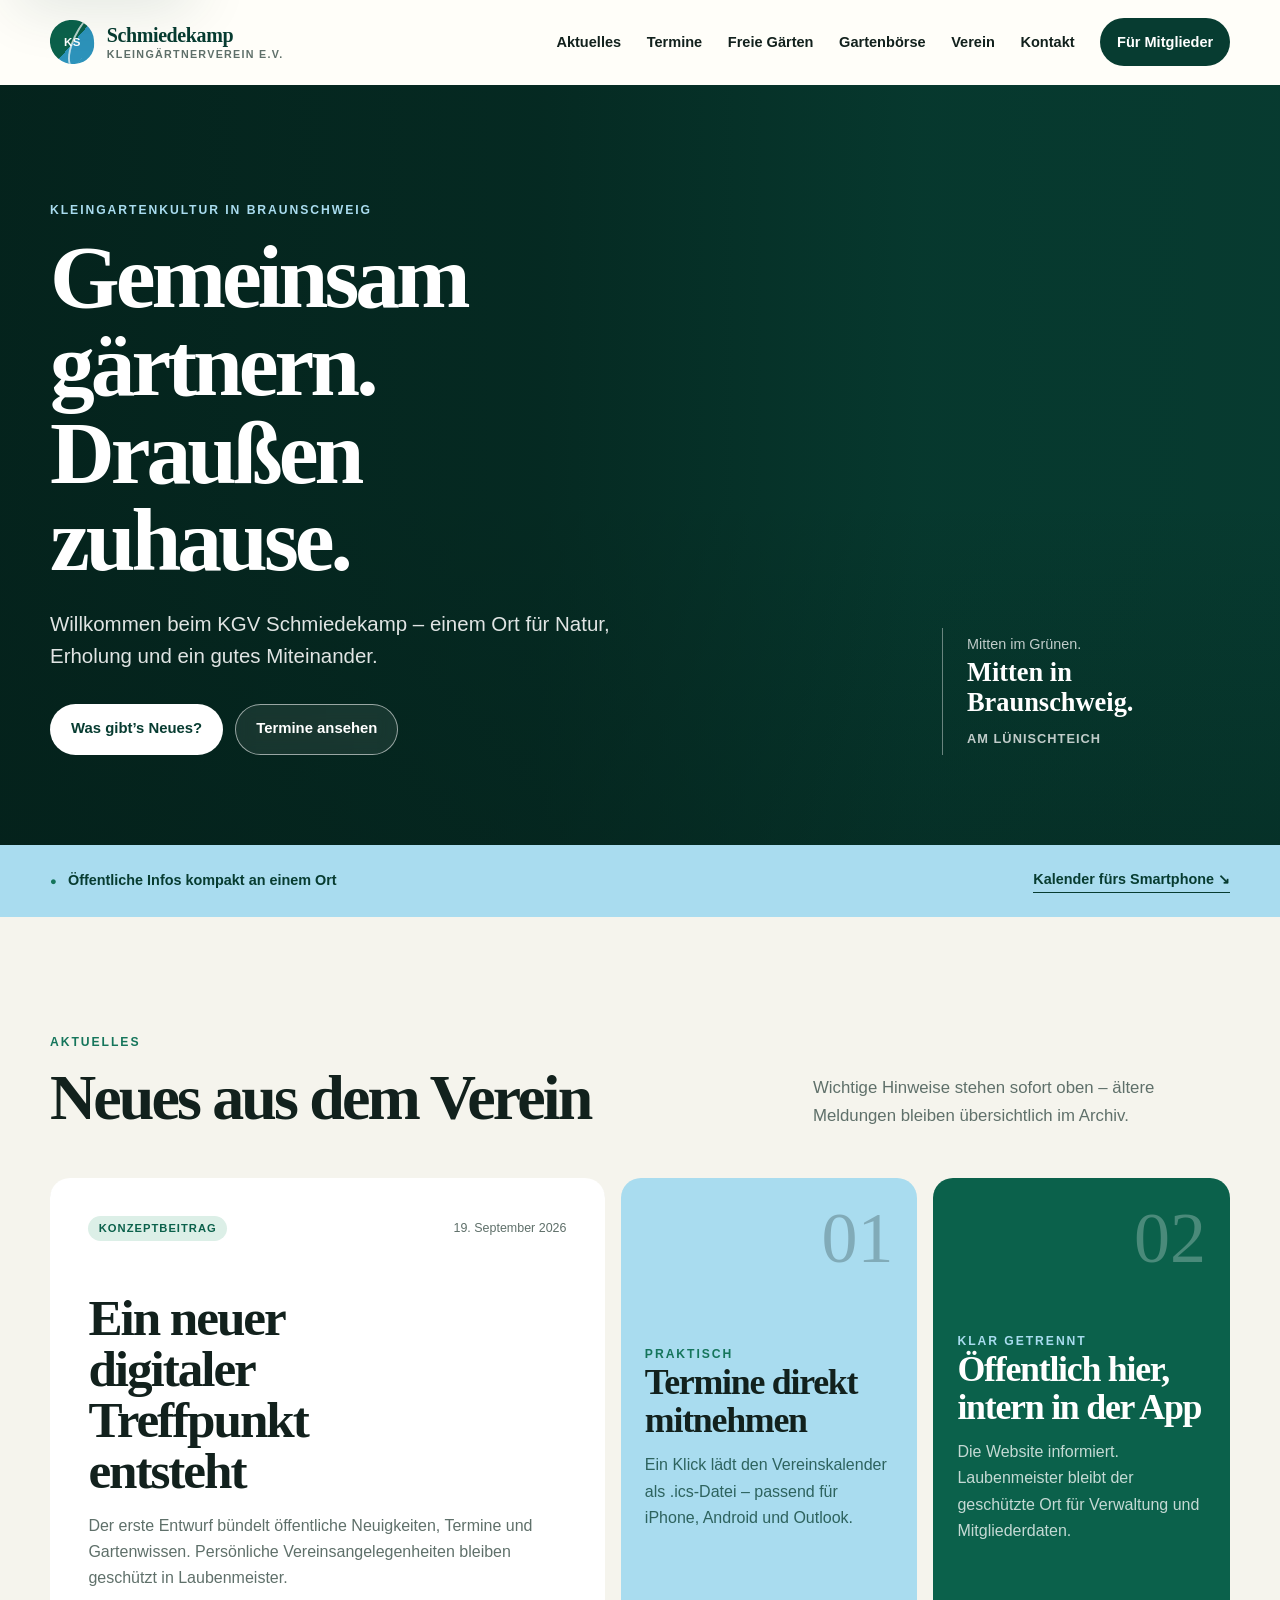
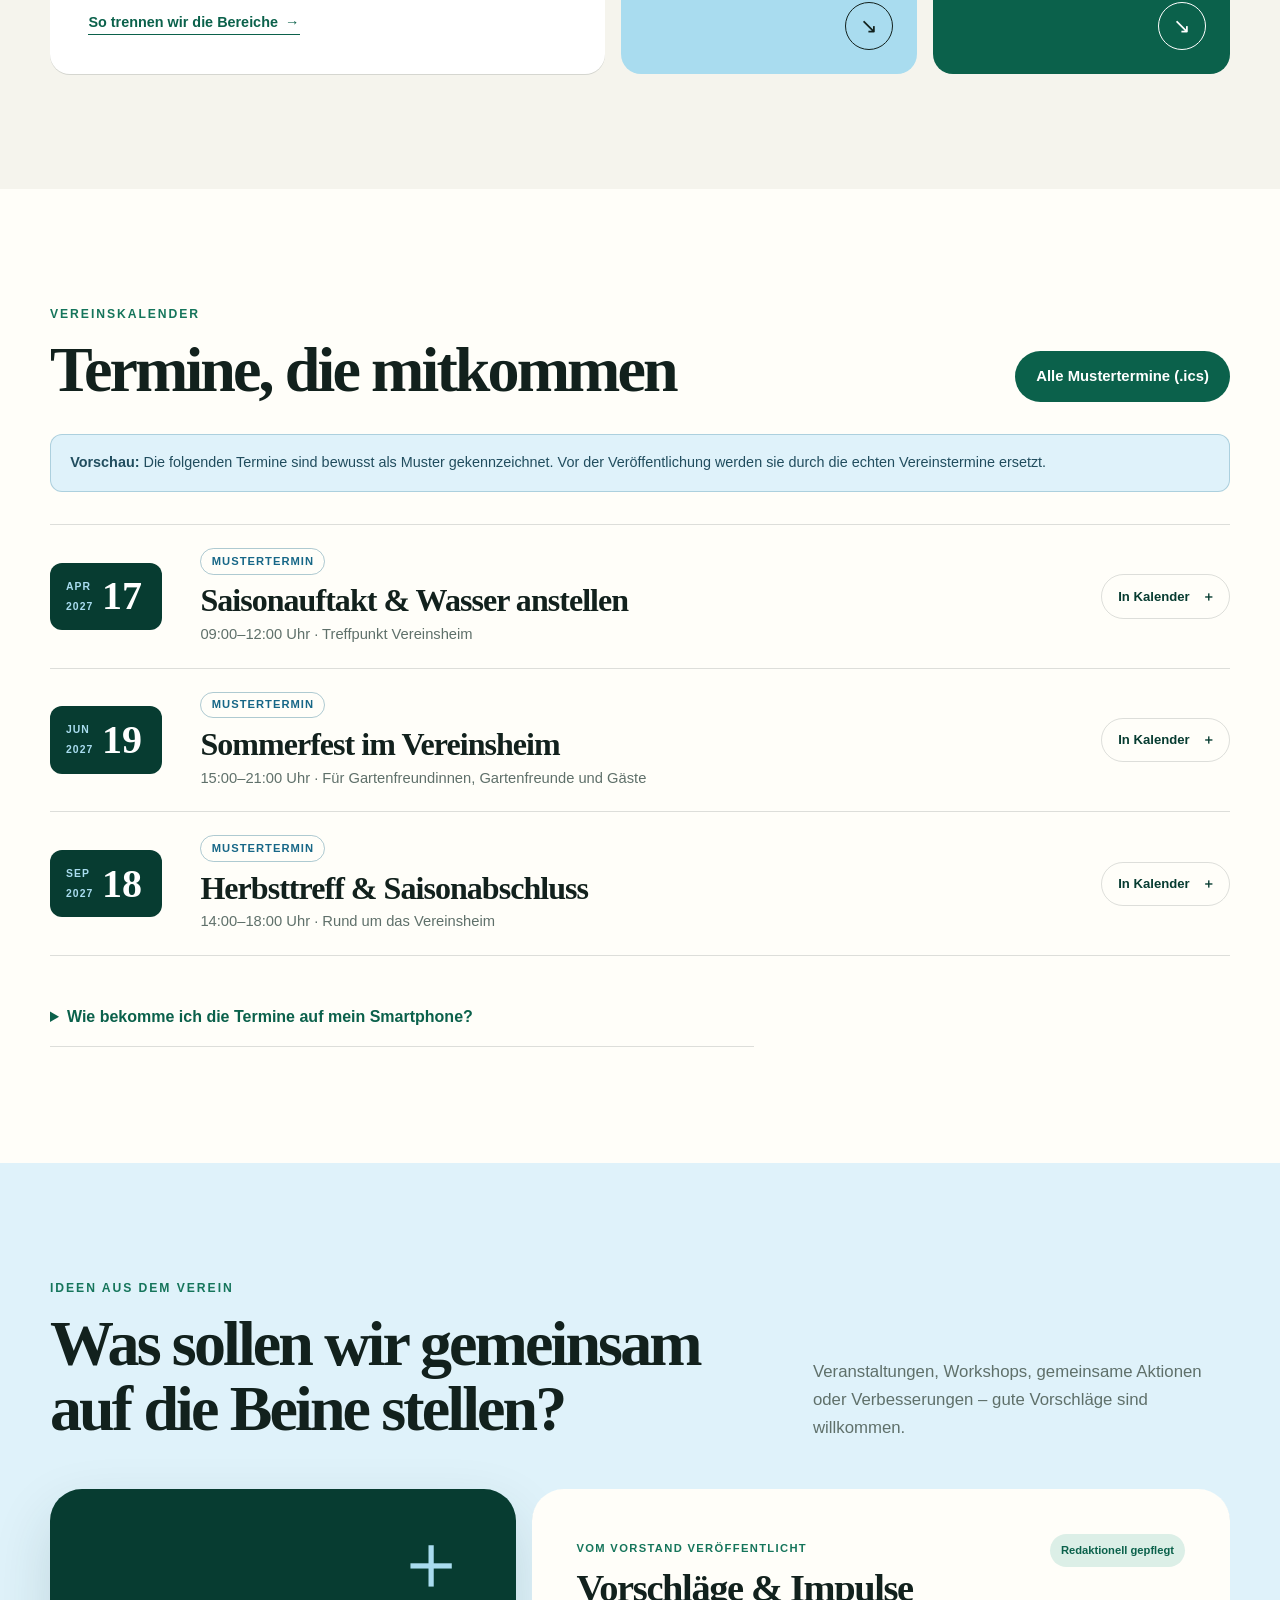
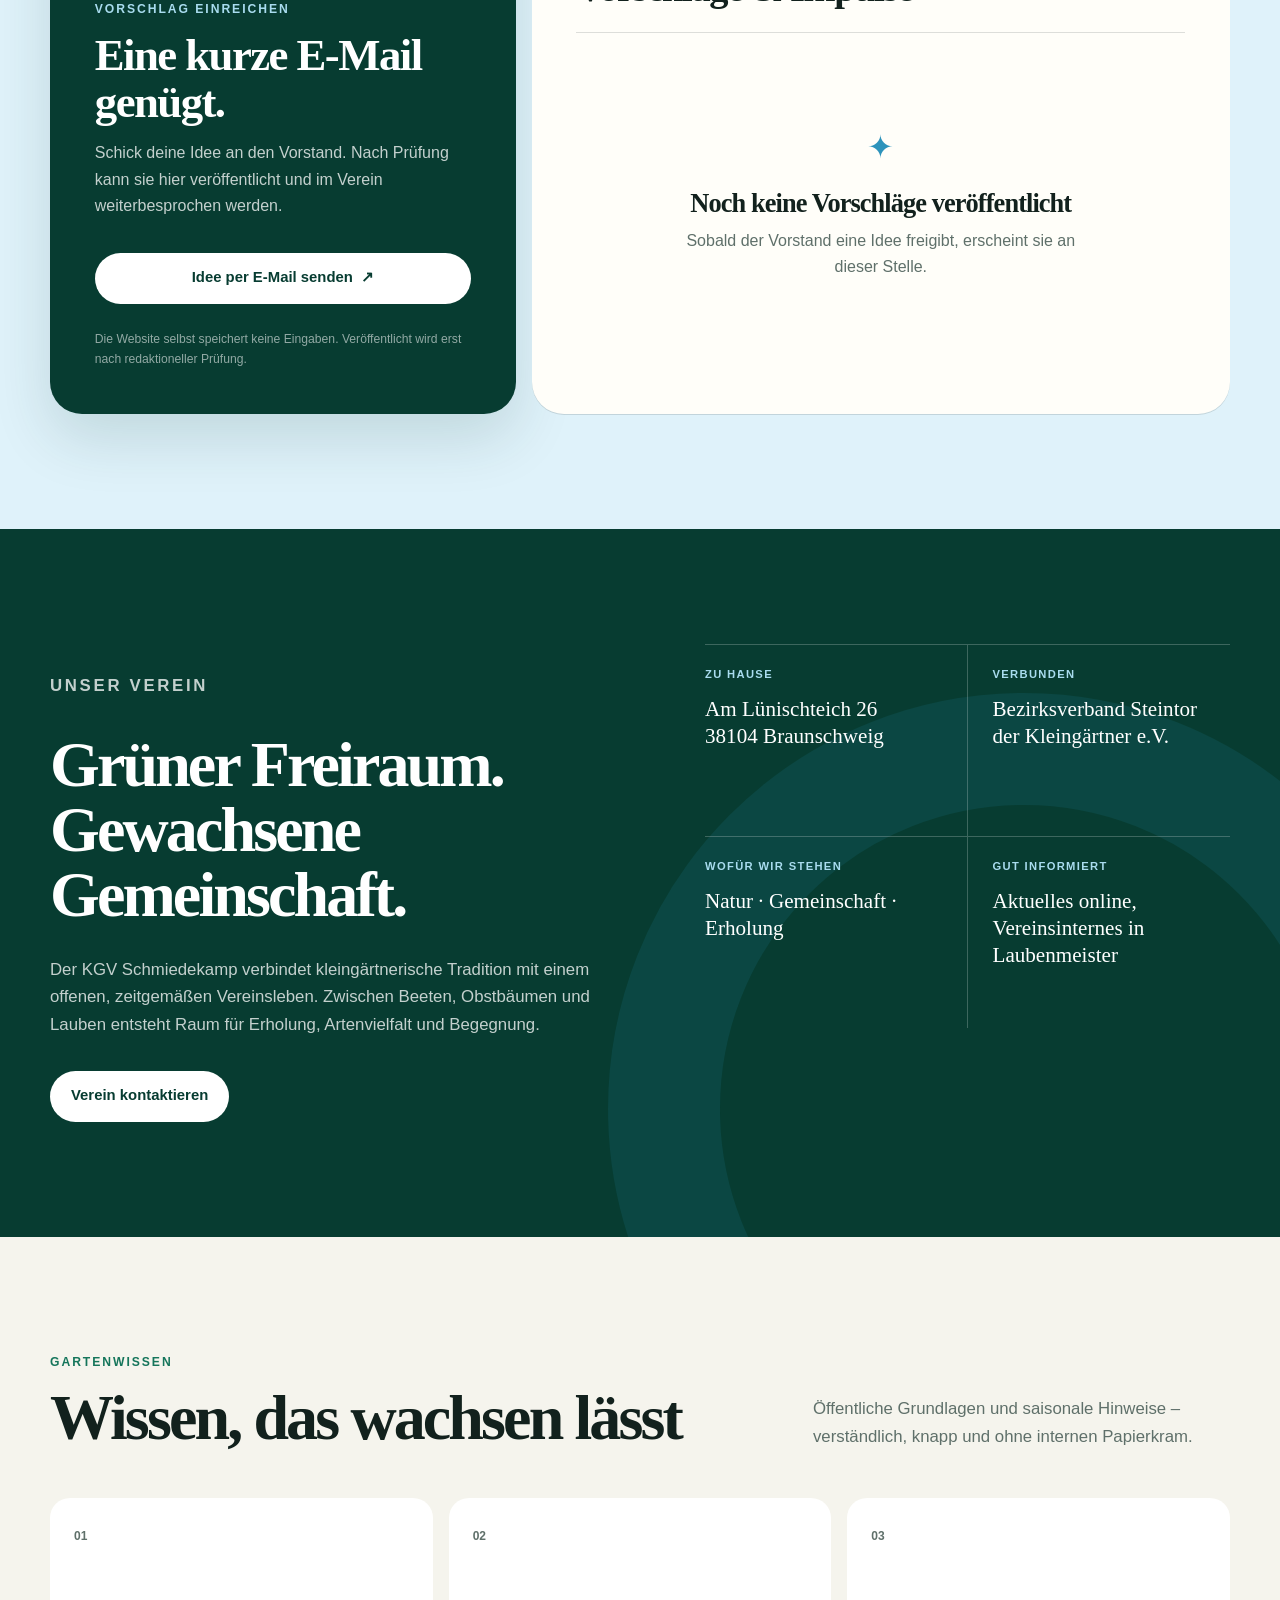
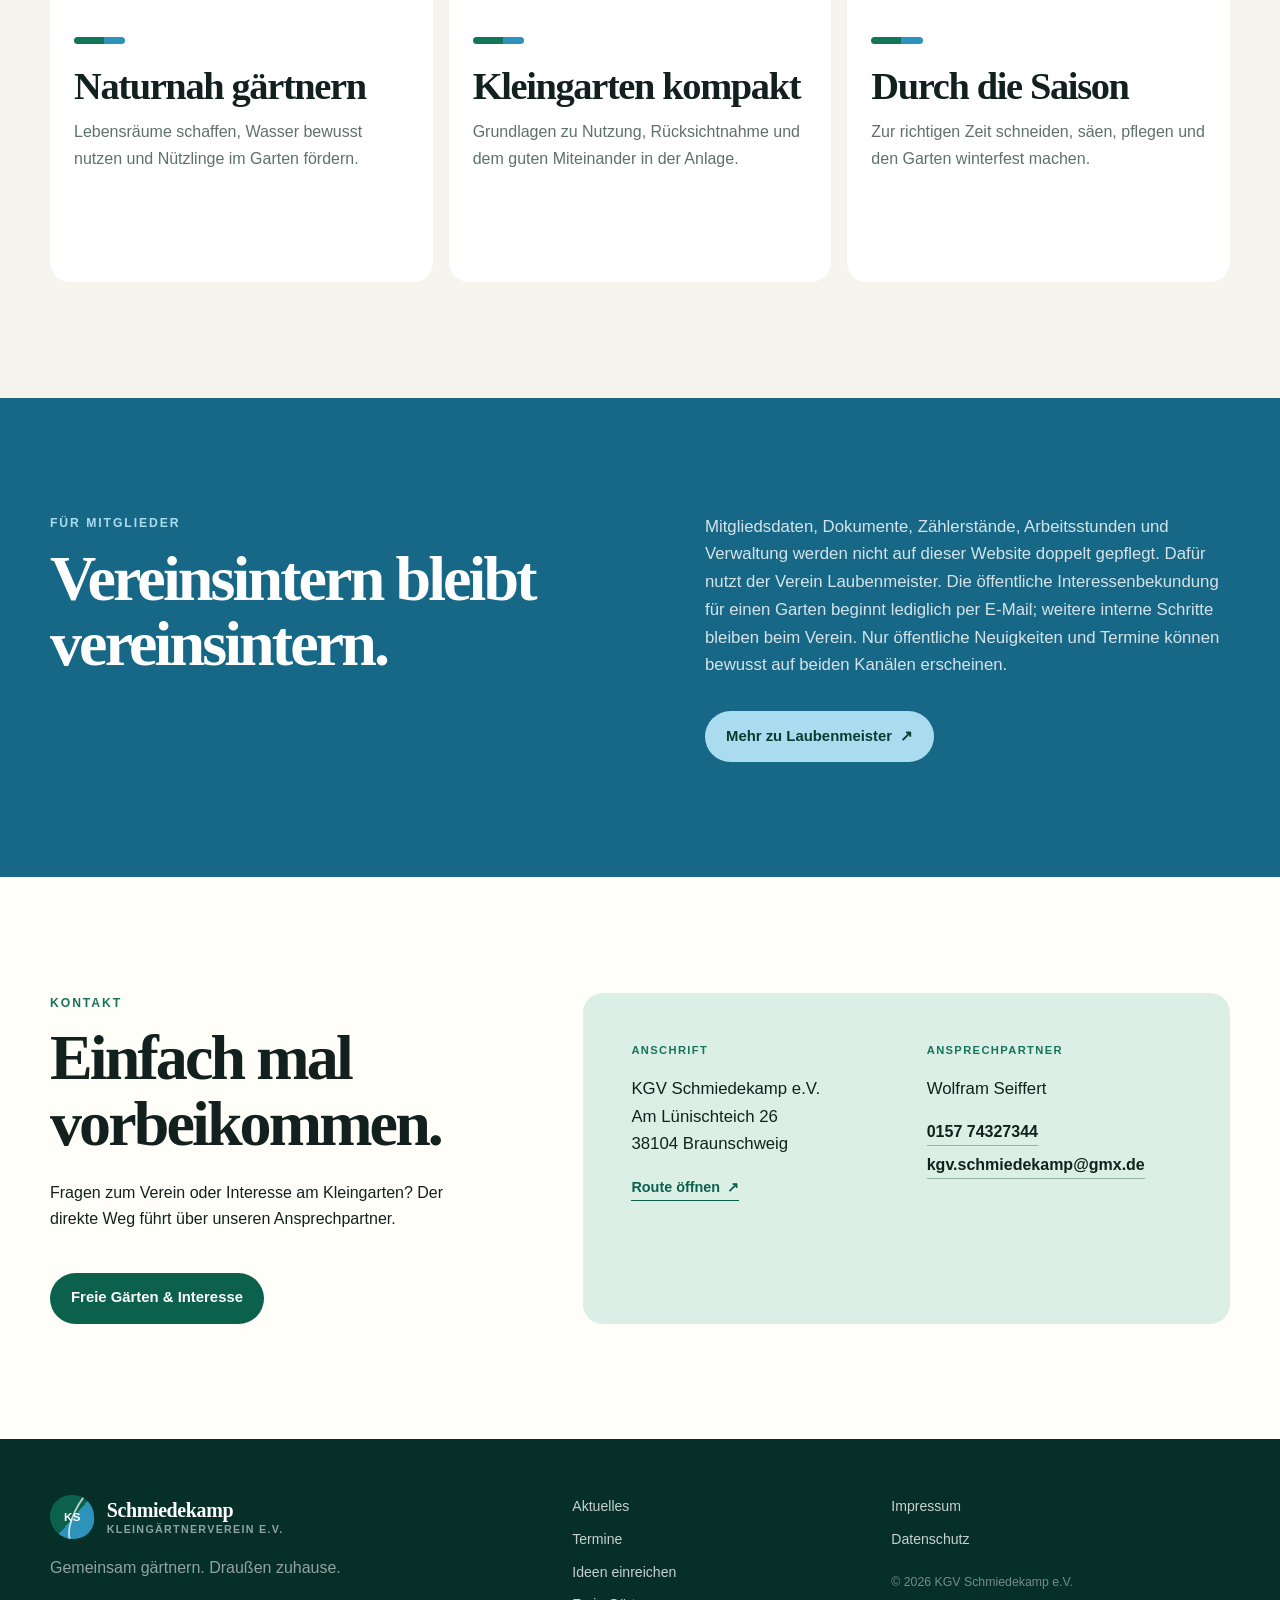
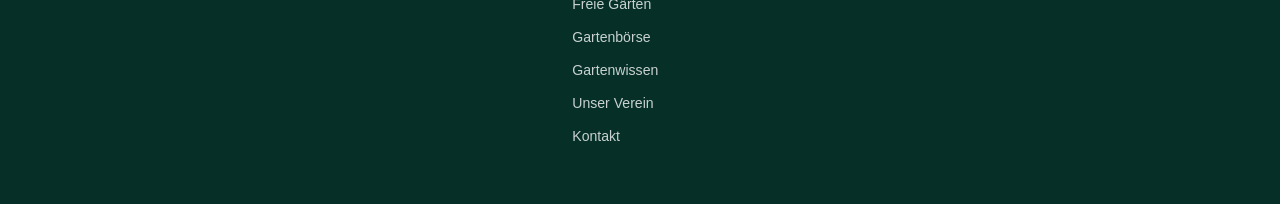
<file: index.html>
<!doctype html>
<html lang="de">
  <head>
    <meta charset="utf-8" />
    <meta name="viewport" content="width=device-width, initial-scale=1" />
    <meta
      name="description"
      content="KGV Schmiedekamp e.V. in Braunschweig – Neuigkeiten, öffentliche Termine und Wissenswertes rund um unseren Kleingartenverein."
    />
    <meta name="theme-color" content="#0b614b" />
    <title>KGV Schmiedekamp e.V. | Gemeinsam gärtnern</title>
    <link
      rel="icon"
      type="image/svg+xml"
      href="data:image/svg+xml,%3Csvg xmlns='http://www.w3.org/2000/svg' viewBox='0 0 64 64'%3E%3Crect width='64' height='64' rx='16' fill='%230b614b'/%3E%3Cpath d='M12 48C27 45 40 34 51 14' fill='none' stroke='%238ed7f2' stroke-width='7' stroke-linecap='round'/%3E%3Cpath d='M27 37c-9 1-14-4-15-12 8-2 15 2 15 12Zm8-7c0-9 6-15 15-15 1 9-5 15-15 15Z' fill='%23ffffff'/%3E%3C/svg%3E"
    />
    <link rel="stylesheet" href="styles.css" />
    <script src="app.js" defer></script>
  </head>
  <body>
    <a class="skip-link" href="#main">Zum Inhalt springen</a>

    <header class="site-header" data-header>
      <div class="shell header-inner">
        <a class="brand" href="#start" aria-label="KGV Schmiedekamp – Startseite">
          <span class="brand-mark" aria-hidden="true"><span>KS</span></span>
          <span class="brand-copy">
            <span class="brand-name">Schmiedekamp</span>
            <span class="brand-kicker">Kleingärtnerverein e.V.</span>
          </span>
        </a>

        <button class="nav-toggle" type="button" aria-expanded="false" aria-controls="main-nav">
          <span class="nav-toggle__label">Menü</span>
          <span class="nav-toggle__icon" aria-hidden="true"><i></i><i></i><i></i></span>
        </button>

        <nav class="main-nav" id="main-nav" aria-label="Hauptnavigation">
          <a href="#aktuelles">Aktuelles</a>
          <a href="#termine">Termine</a>
          <a href="freie-gaerten.html">Freie Gärten</a>
          <a href="gartenboerse.html">Gartenbörse</a>
          <a href="#verein">Verein</a>
          <a href="#kontakt">Kontakt</a>
          <a class="nav-app" href="#laubenmeister">Für Mitglieder</a>
        </nav>
      </div>
    </header>

    <main id="main">
      <section class="hero" id="start" aria-labelledby="hero-title">
        <img
          class="hero-image"
          src="assets/hero-garten.webp"
          alt="Ein grüner Kleingarten mit Gemüsebeeten, Obstbäumen und einer hölzernen Laube im Morgenlicht"
          width="1828"
          height="860"
          fetchpriority="high"
        />
        <div class="hero-shade" aria-hidden="true"></div>
        <div class="shell hero-inner">
          <div class="hero-copy">
            <p class="eyebrow eyebrow--light">Kleingartenkultur in Braunschweig</p>
            <h1 id="hero-title">Gemeinsam gärtnern.<br />Draußen zuhause.</h1>
            <p class="hero-intro">
              Willkommen beim KGV Schmiedekamp – einem Ort für Natur, Erholung und ein gutes Miteinander.
            </p>
            <div class="hero-actions">
              <a class="button button--light" href="#aktuelles">Was gibt’s Neues?</a>
              <a class="button button--ghost" href="#termine">Termine ansehen</a>
            </div>
          </div>

          <aside class="hero-note" aria-label="Kurzportrait des Vereins">
            <span class="hero-note__line"></span>
            <p>Mitten im Grünen.</p>
            <strong>Mitten in Braunschweig.</strong>
            <span>Am Lünischteich</span>
          </aside>
        </div>
      </section>

      <div class="quickbar">
        <div class="shell quickbar-inner">
          <p><span aria-hidden="true">●</span> Öffentliche Infos kompakt an einem Ort</p>
          <a href="#termine">Kalender fürs Smartphone <span aria-hidden="true">↘</span></a>
        </div>
      </div>

      <section class="section section--warm" id="aktuelles" aria-labelledby="aktuelles-title">
        <div class="shell">
          <div class="section-heading" data-reveal>
            <div>
              <p class="eyebrow">Aktuelles</p>
              <h2 id="aktuelles-title">Neues aus dem Verein</h2>
            </div>
            <p>Wichtige Hinweise stehen sofort oben – ältere Meldungen bleiben übersichtlich im Archiv.</p>
          </div>

          <div class="news-grid">
            <article class="feature-card" data-reveal>
              <div class="feature-card__meta">
                <span class="pill">Konzeptbeitrag</span>
                <time datetime="2026-09-19">19. September 2026</time>
              </div>
              <div>
                <h3>Ein neuer digitaler Treffpunkt entsteht</h3>
                <p>
                  Der erste Entwurf bündelt öffentliche Neuigkeiten, Termine und Gartenwissen. Persönliche
                  Vereinsangelegenheiten bleiben geschützt in Laubenmeister.
                </p>
              </div>
              <a class="text-link" href="#laubenmeister">So trennen wir die Bereiche <span aria-hidden="true">→</span></a>
            </article>

            <article class="info-card info-card--blue" data-reveal>
              <span class="info-card__number">01</span>
              <div>
                <p class="eyebrow">Praktisch</p>
                <h3>Termine direkt mitnehmen</h3>
                <p>Ein Klick lädt den Vereinskalender als .ics-Datei – passend für iPhone, Android und Outlook.</p>
              </div>
              <a class="round-link" href="#termine" aria-label="Zu den Terminen">↘</a>
            </article>

            <article class="info-card info-card--green" data-reveal>
              <span class="info-card__number">02</span>
              <div>
                <p class="eyebrow">Klar getrennt</p>
                <h3>Öffentlich hier, intern in der App</h3>
                <p>Die Website informiert. Laubenmeister bleibt der geschützte Ort für Verwaltung und Mitgliederdaten.</p>
              </div>
              <a class="round-link" href="#laubenmeister" aria-label="Mehr zur Laubenmeister-Trennung">↘</a>
            </article>
          </div>
        </div>
      </section>

      <section class="section" id="termine" aria-labelledby="termine-title">
        <div class="shell">
          <div class="section-heading section-heading--actions" data-reveal>
            <div>
              <p class="eyebrow">Vereinskalender</p>
              <h2 id="termine-title">Termine, die mitkommen</h2>
            </div>
            <a class="button button--primary" href="termine.ics" download>
              Alle Mustertermine (.ics)
            </a>
          </div>

          <div class="concept-note" role="note" data-reveal>
            <strong>Vorschau:</strong> Die folgenden Termine sind bewusst als Muster gekennzeichnet. Vor der
            Veröffentlichung werden sie durch die echten Vereinstermine ersetzt.
          </div>

          <div class="events-list">
            <article class="event" data-reveal>
              <div class="date-tile" aria-label="17. April 2027">
                <span>APR</span><strong>17</strong><small>2027</small>
              </div>
              <div class="event-main">
                <span class="pill pill--outline">Mustertermin</span>
                <h3>Saisonauftakt &amp; Wasser anstellen</h3>
                <p>09:00–12:00 Uhr · Treffpunkt Vereinsheim</p>
              </div>
              <button
                class="calendar-button"
                type="button"
                data-calendar-event
                data-title="MUSTER: Saisonauftakt &amp; Wasser anstellen"
                data-start="2027-04-17T09:00:00"
                data-end="2027-04-17T12:00:00"
                data-location="KGV Schmiedekamp, Am Lünischteich 26, 38104 Braunschweig"
              >
                <span>In Kalender</span><span aria-hidden="true">＋</span>
              </button>
            </article>

            <article class="event" data-reveal>
              <div class="date-tile" aria-label="19. Juni 2027">
                <span>JUN</span><strong>19</strong><small>2027</small>
              </div>
              <div class="event-main">
                <span class="pill pill--outline">Mustertermin</span>
                <h3>Sommerfest im Vereinsheim</h3>
                <p>15:00–21:00 Uhr · Für Gartenfreundinnen, Gartenfreunde und Gäste</p>
              </div>
              <button
                class="calendar-button"
                type="button"
                data-calendar-event
                data-title="MUSTER: Sommerfest im Vereinsheim"
                data-start="2027-06-19T15:00:00"
                data-end="2027-06-19T21:00:00"
                data-location="KGV Schmiedekamp, Am Lünischteich 26, 38104 Braunschweig"
              >
                <span>In Kalender</span><span aria-hidden="true">＋</span>
              </button>
            </article>

            <article class="event" data-reveal>
              <div class="date-tile" aria-label="18. September 2027">
                <span>SEP</span><strong>18</strong><small>2027</small>
              </div>
              <div class="event-main">
                <span class="pill pill--outline">Mustertermin</span>
                <h3>Herbsttreff &amp; Saisonabschluss</h3>
                <p>14:00–18:00 Uhr · Rund um das Vereinsheim</p>
              </div>
              <button
                class="calendar-button"
                type="button"
                data-calendar-event
                data-title="MUSTER: Herbsttreff &amp; Saisonabschluss"
                data-start="2027-09-18T14:00:00"
                data-end="2027-09-18T18:00:00"
                data-location="KGV Schmiedekamp, Am Lünischteich 26, 38104 Braunschweig"
              >
                <span>In Kalender</span><span aria-hidden="true">＋</span>
              </button>
            </article>
          </div>

          <details class="calendar-help" data-reveal>
            <summary>Wie bekomme ich die Termine auf mein Smartphone?</summary>
            <div>
              <p>
                Auf dem iPhone die .ics-Datei öffnen und „Alle hinzufügen“ wählen. Auf Android lässt sich die Datei
                mit der Kalender-App oder Google Kalender importieren. Outlook erkennt das Format ebenfalls.
              </p>
            </div>
          </details>
        </div>
      </section>

      <section class="section ideas-section" id="ideen" aria-labelledby="ideen-title">
        <div class="shell">
          <div class="section-heading" data-reveal>
            <div>
              <p class="eyebrow">Ideen aus dem Verein</p>
              <h2 id="ideen-title">Was sollen wir gemeinsam auf die Beine stellen?</h2>
            </div>
            <p>Veranstaltungen, Workshops, gemeinsame Aktionen oder Verbesserungen – gute Vorschläge sind willkommen.</p>
          </div>

          <div class="ideas-grid">
            <aside class="idea-submit" data-reveal>
              <span class="idea-submit__number">＋</span>
              <div>
                <p class="eyebrow eyebrow--sky">Vorschlag einreichen</p>
                <h3>Eine kurze E-Mail genügt.</h3>
                <p>
                  Schick deine Idee an den Vorstand. Nach Prüfung kann sie hier veröffentlicht und im Verein
                  weiterbesprochen werden.
                </p>
              </div>
              <a
                class="button button--light"
                href="mailto:kgv.schmiedekamp@gmx.de?subject=Veranstaltungsvorschlag%20f%C3%BCr%20den%20KGV%20Schmiedekamp&amp;body=Guten%20Tag%2C%0D%0A%0D%0Aich%20habe%20folgenden%20Vorschlag%20f%C3%BCr%20den%20Verein%3A%0D%0A%0D%0AName%3A%0D%0ATitel%20der%20Idee%3A%0D%0AKurzbeschreibung%3A%0D%0AM%C3%B6glicher%20Zeitpunkt%20oder%20Zeitraum%3A%0D%0AWer%20k%C3%B6nnte%20mithelfen%3F%3A%0D%0AKontaktm%C3%B6glichkeit%3A%0D%0A%0D%0AFreundliche%20Gr%C3%BC%C3%9Fe"
              >Idee per E-Mail senden <span aria-hidden="true">↗</span></a>
              <small>Die Website selbst speichert keine Eingaben. Veröffentlicht wird erst nach redaktioneller Prüfung.</small>
            </aside>

            <div class="idea-board" data-reveal>
              <div class="idea-board__head">
                <div>
                  <span>Vom Vorstand veröffentlicht</span>
                  <h3>Vorschläge &amp; Impulse</h3>
                </div>
                <span class="idea-board__status">Redaktionell gepflegt</span>
              </div>
              <div class="idea-list" data-idea-list aria-live="polite">
                <div class="idea-empty" data-idea-empty>
                  <span aria-hidden="true">✦</span>
                  <h4>Noch keine Vorschläge veröffentlicht</h4>
                  <p>Sobald der Vorstand eine Idee freigibt, erscheint sie an dieser Stelle.</p>
                </div>
              </div>
            </div>
          </div>
        </div>
      </section>

      <section class="section section--ink" id="verein" aria-labelledby="verein-title">
        <div class="shell about-grid">
          <div class="about-copy" data-reveal>
            <p class="eyebrow eyebrow--sky">Unser Verein</p>
            <h2 id="verein-title">Grüner Freiraum.<br />Gewachsene Gemeinschaft.</h2>
            <p>
              Der KGV Schmiedekamp verbindet kleingärtnerische Tradition mit einem offenen, zeitgemäßen
              Vereinsleben. Zwischen Beeten, Obstbäumen und Lauben entsteht Raum für Erholung, Artenvielfalt und
              Begegnung.
            </p>
            <a class="button button--light" href="#kontakt">Verein kontaktieren</a>
          </div>

          <dl class="fact-grid" data-reveal>
            <div>
              <dt>Zu Hause</dt>
              <dd>Am Lünischteich 26<br />38104 Braunschweig</dd>
            </div>
            <div>
              <dt>Verbunden</dt>
              <dd>Bezirksverband Steintor der Kleingärtner e.V.</dd>
            </div>
            <div>
              <dt>Wofür wir stehen</dt>
              <dd>Natur · Gemeinschaft · Erholung</dd>
            </div>
            <div>
              <dt>Gut informiert</dt>
              <dd>Aktuelles online, Vereinsinternes in Laubenmeister</dd>
            </div>
          </dl>
        </div>
      </section>

      <section class="section section--warm" id="gartenwissen" aria-labelledby="wissen-title">
        <div class="shell">
          <div class="section-heading" data-reveal>
            <div>
              <p class="eyebrow">Gartenwissen</p>
              <h2 id="wissen-title">Wissen, das wachsen lässt</h2>
            </div>
            <p>Öffentliche Grundlagen und saisonale Hinweise – verständlich, knapp und ohne internen Papierkram.</p>
          </div>

          <div class="topic-grid">
            <article class="topic-card" data-reveal>
              <span class="topic-card__index">01</span>
              <div class="topic-card__rule"></div>
              <h3>Naturnah gärtnern</h3>
              <p>Lebensräume schaffen, Wasser bewusst nutzen und Nützlinge im Garten fördern.</p>
            </article>
            <article class="topic-card" data-reveal>
              <span class="topic-card__index">02</span>
              <div class="topic-card__rule"></div>
              <h3>Kleingarten kompakt</h3>
              <p>Grundlagen zu Nutzung, Rücksichtnahme und dem guten Miteinander in der Anlage.</p>
            </article>
            <article class="topic-card" data-reveal>
              <span class="topic-card__index">03</span>
              <div class="topic-card__rule"></div>
              <h3>Durch die Saison</h3>
              <p>Zur richtigen Zeit schneiden, säen, pflegen und den Garten winterfest machen.</p>
            </article>
          </div>
        </div>
      </section>

      <section class="section laubenmeister" id="laubenmeister" aria-labelledby="laubenmeister-title">
        <div class="shell laubenmeister-grid">
          <div data-reveal>
            <p class="eyebrow eyebrow--sky">Für Mitglieder</p>
            <h2 id="laubenmeister-title">Vereinsintern bleibt vereinsintern.</h2>
          </div>
          <div class="laubenmeister-copy" data-reveal>
            <p>
              Mitgliedsdaten, Dokumente, Zählerstände, Arbeitsstunden und Verwaltung werden nicht auf dieser Website
              doppelt gepflegt. Dafür nutzt der Verein Laubenmeister. Die öffentliche Interessenbekundung für einen
              Garten beginnt lediglich per E-Mail; weitere interne Schritte bleiben beim Verein. Nur öffentliche
              Neuigkeiten und Termine können bewusst auf beiden Kanälen erscheinen.
            </p>
            <a class="button button--sky" href="https://www.laubenmeister.de/" target="_blank" rel="noreferrer">
              Mehr zu Laubenmeister <span aria-hidden="true">↗</span>
            </a>
          </div>
        </div>
      </section>

      <section class="section" id="kontakt" aria-labelledby="kontakt-title">
        <div class="shell contact-grid">
          <div class="contact-intro" data-reveal>
            <p class="eyebrow">Kontakt</p>
            <h2 id="kontakt-title">Einfach mal<br />vorbeikommen.</h2>
            <p class="contact-intro__copy">Fragen zum Verein oder Interesse am Kleingarten? Der direkte Weg führt über unseren Ansprechpartner.</p>
            <a class="button button--primary" href="freie-gaerten.html">Freie Gärten &amp; Interesse</a>
          </div>

          <div class="contact-card" data-reveal>
            <div>
              <span class="contact-label">Anschrift</span>
              <p>KGV Schmiedekamp e.V.<br />Am Lünischteich 26<br />38104 Braunschweig</p>
              <a class="text-link" href="https://www.openstreetmap.org/search?query=Am%20L%C3%BCnischteich%2026%2C%2038104%20Braunschweig" target="_blank" rel="noreferrer">
                Route öffnen <span aria-hidden="true">↗</span>
              </a>
            </div>
            <div>
              <span class="contact-label">Ansprechpartner</span>
              <p>Wolfram Seiffert</p>
              <a href="tel:+4915774327344">0157 74327344</a>
              <a href="mailto:kgv.schmiedekamp@gmx.de">kgv.schmiedekamp@gmx.de</a>
            </div>
          </div>
        </div>
      </section>
    </main>

    <footer class="site-footer">
      <div class="shell footer-grid">
        <div>
          <a class="brand brand--footer" href="#start" aria-label="Zurück nach oben">
            <span class="brand-mark" aria-hidden="true"><span>KS</span></span>
            <span class="brand-copy">
              <span class="brand-name">Schmiedekamp</span>
              <span class="brand-kicker">Kleingärtnerverein e.V.</span>
            </span>
          </a>
          <p class="footer-note">Gemeinsam gärtnern. Draußen zuhause.</p>
        </div>
        <nav class="footer-nav" aria-label="Fußnavigation">
          <a href="#aktuelles">Aktuelles</a>
          <a href="#termine">Termine</a>
          <a href="#ideen">Ideen einreichen</a>
          <a href="freie-gaerten.html">Freie Gärten</a>
          <a href="gartenboerse.html">Gartenbörse</a>
          <a href="#gartenwissen">Gartenwissen</a>
          <a href="#verein">Unser Verein</a>
          <a href="#kontakt">Kontakt</a>
        </nav>
        <div class="footer-legal">
          <a href="impressum.html">Impressum</a>
          <a href="datenschutz.html">Datenschutz</a>
          <span>© <span data-current-year>2026</span> KGV Schmiedekamp e.V.</span>
        </div>
      </div>
    </footer>
  </body>
</html>
</file>
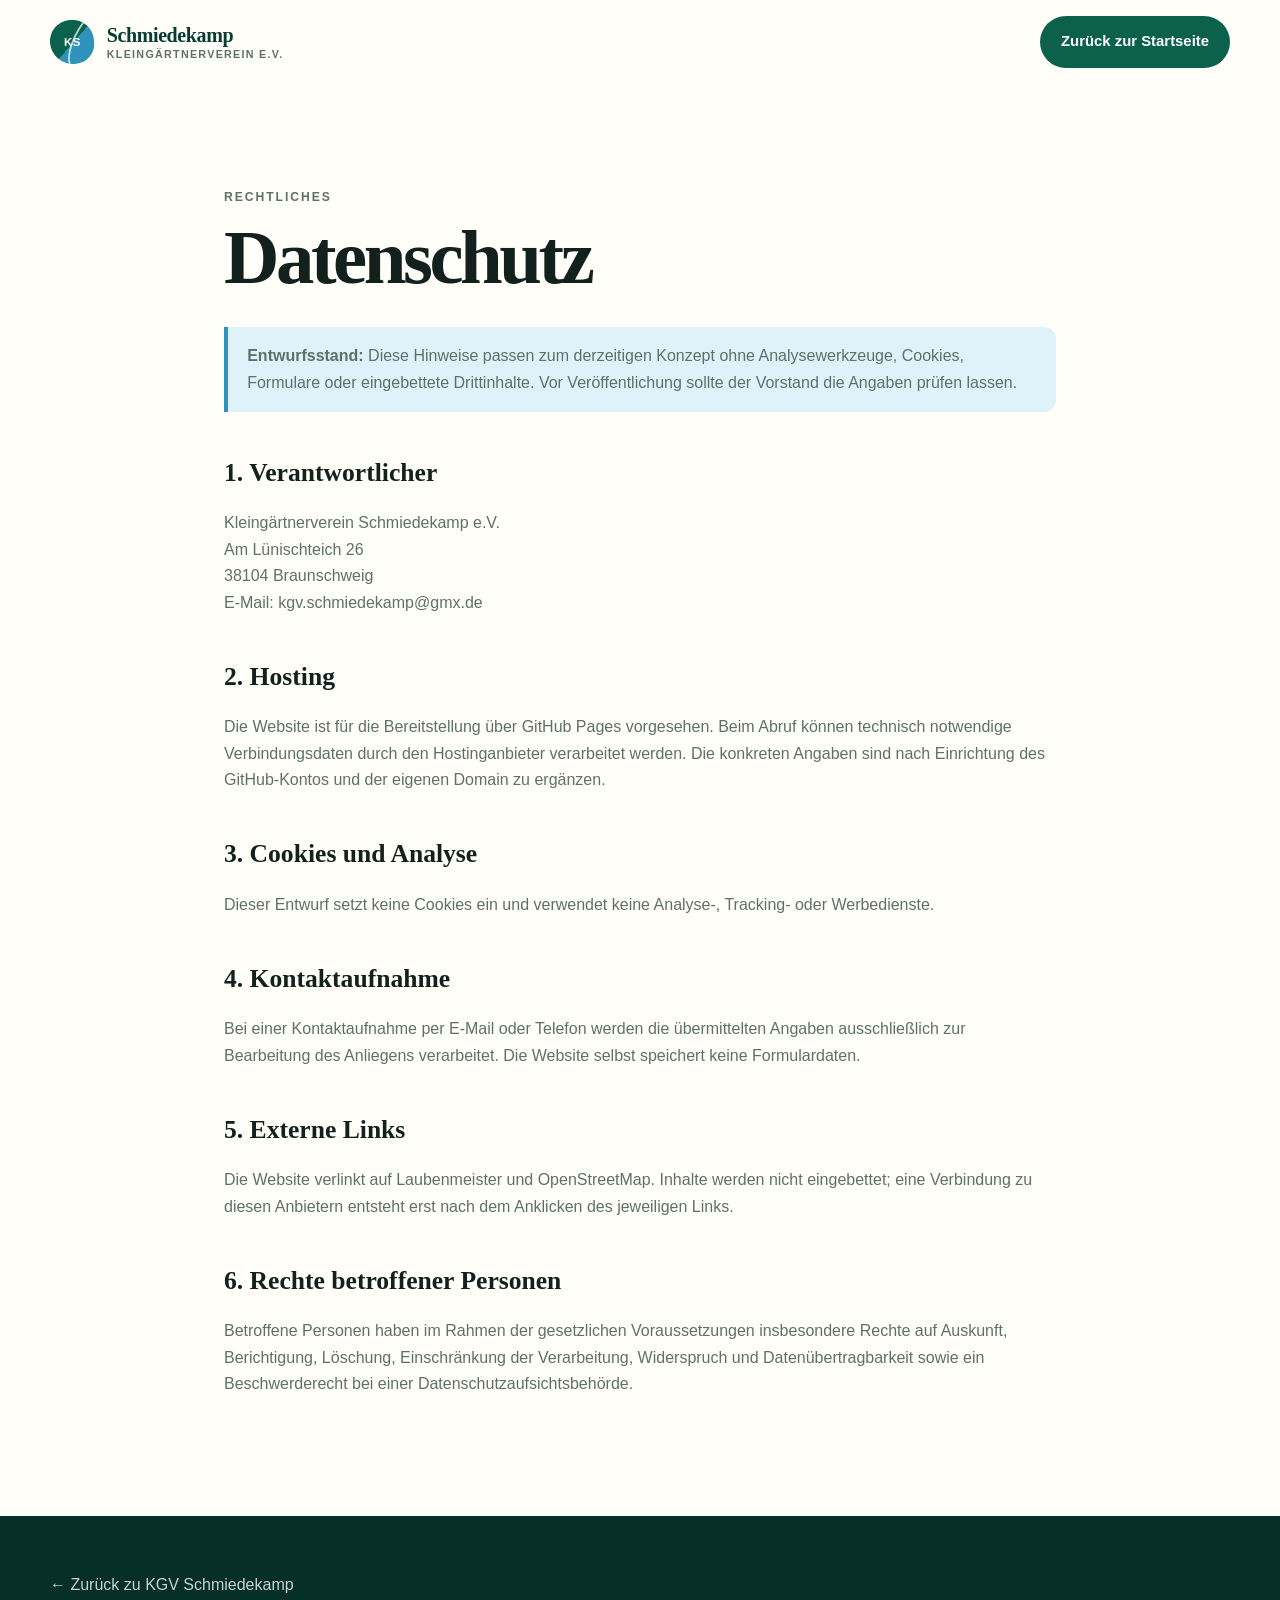
<file: datenschutz.html>
<!doctype html>
<html lang="de">
  <head>
    <meta charset="utf-8" />
    <meta name="viewport" content="width=device-width, initial-scale=1" />
    <meta name="robots" content="noindex" />
    <title>Datenschutz | KGV Schmiedekamp e.V.</title>
    <link rel="stylesheet" href="styles.css" />
  </head>
  <body>
    <header class="site-header">
      <div class="shell header-inner">
        <a class="brand" href="index.html" aria-label="Zur Startseite">
          <span class="brand-mark" aria-hidden="true"><span>KS</span></span>
          <span class="brand-copy"><span class="brand-name">Schmiedekamp</span><span class="brand-kicker">Kleingärtnerverein e.V.</span></span>
        </a>
        <a class="button button--primary" href="index.html">Zurück zur Startseite</a>
      </div>
    </header>
    <main class="legal-page">
      <div class="shell legal-copy">
        <p class="eyebrow">Rechtliches</p>
        <h1>Datenschutz</h1>
        <p class="legal-alert"><strong>Entwurfsstand:</strong> Diese Hinweise passen zum derzeitigen Konzept ohne Analysewerkzeuge, Cookies, Formulare oder eingebettete Drittinhalte. Vor Veröffentlichung sollte der Vorstand die Angaben prüfen lassen.</p>
        <h2>1. Verantwortlicher</h2>
        <p>Kleingärtnerverein Schmiedekamp e.V.<br />Am Lünischteich 26<br />38104 Braunschweig<br />E-Mail: <a href="mailto:kgv.schmiedekamp@gmx.de">kgv.schmiedekamp@gmx.de</a></p>
        <h2>2. Hosting</h2>
        <p>Die Website ist für die Bereitstellung über GitHub Pages vorgesehen. Beim Abruf können technisch notwendige Verbindungsdaten durch den Hostinganbieter verarbeitet werden. Die konkreten Angaben sind nach Einrichtung des GitHub-Kontos und der eigenen Domain zu ergänzen.</p>
        <h2>3. Cookies und Analyse</h2>
        <p>Dieser Entwurf setzt keine Cookies ein und verwendet keine Analyse-, Tracking- oder Werbedienste.</p>
        <h2>4. Kontaktaufnahme</h2>
        <p>Bei einer Kontaktaufnahme per E-Mail oder Telefon werden die übermittelten Angaben ausschließlich zur Bearbeitung des Anliegens verarbeitet. Die Website selbst speichert keine Formulardaten.</p>
        <h2>5. Externe Links</h2>
        <p>Die Website verlinkt auf Laubenmeister und OpenStreetMap. Inhalte werden nicht eingebettet; eine Verbindung zu diesen Anbietern entsteht erst nach dem Anklicken des jeweiligen Links.</p>
        <h2>6. Rechte betroffener Personen</h2>
        <p>Betroffene Personen haben im Rahmen der gesetzlichen Voraussetzungen insbesondere Rechte auf Auskunft, Berichtigung, Löschung, Einschränkung der Verarbeitung, Widerspruch und Datenübertragbarkeit sowie ein Beschwerderecht bei einer Datenschutzaufsichtsbehörde.</p>
      </div>
    </main>
    <footer class="site-footer"><div class="shell"><a href="index.html">← Zurück zu KGV Schmiedekamp</a></div></footer>
  </body>
</html>
</file>
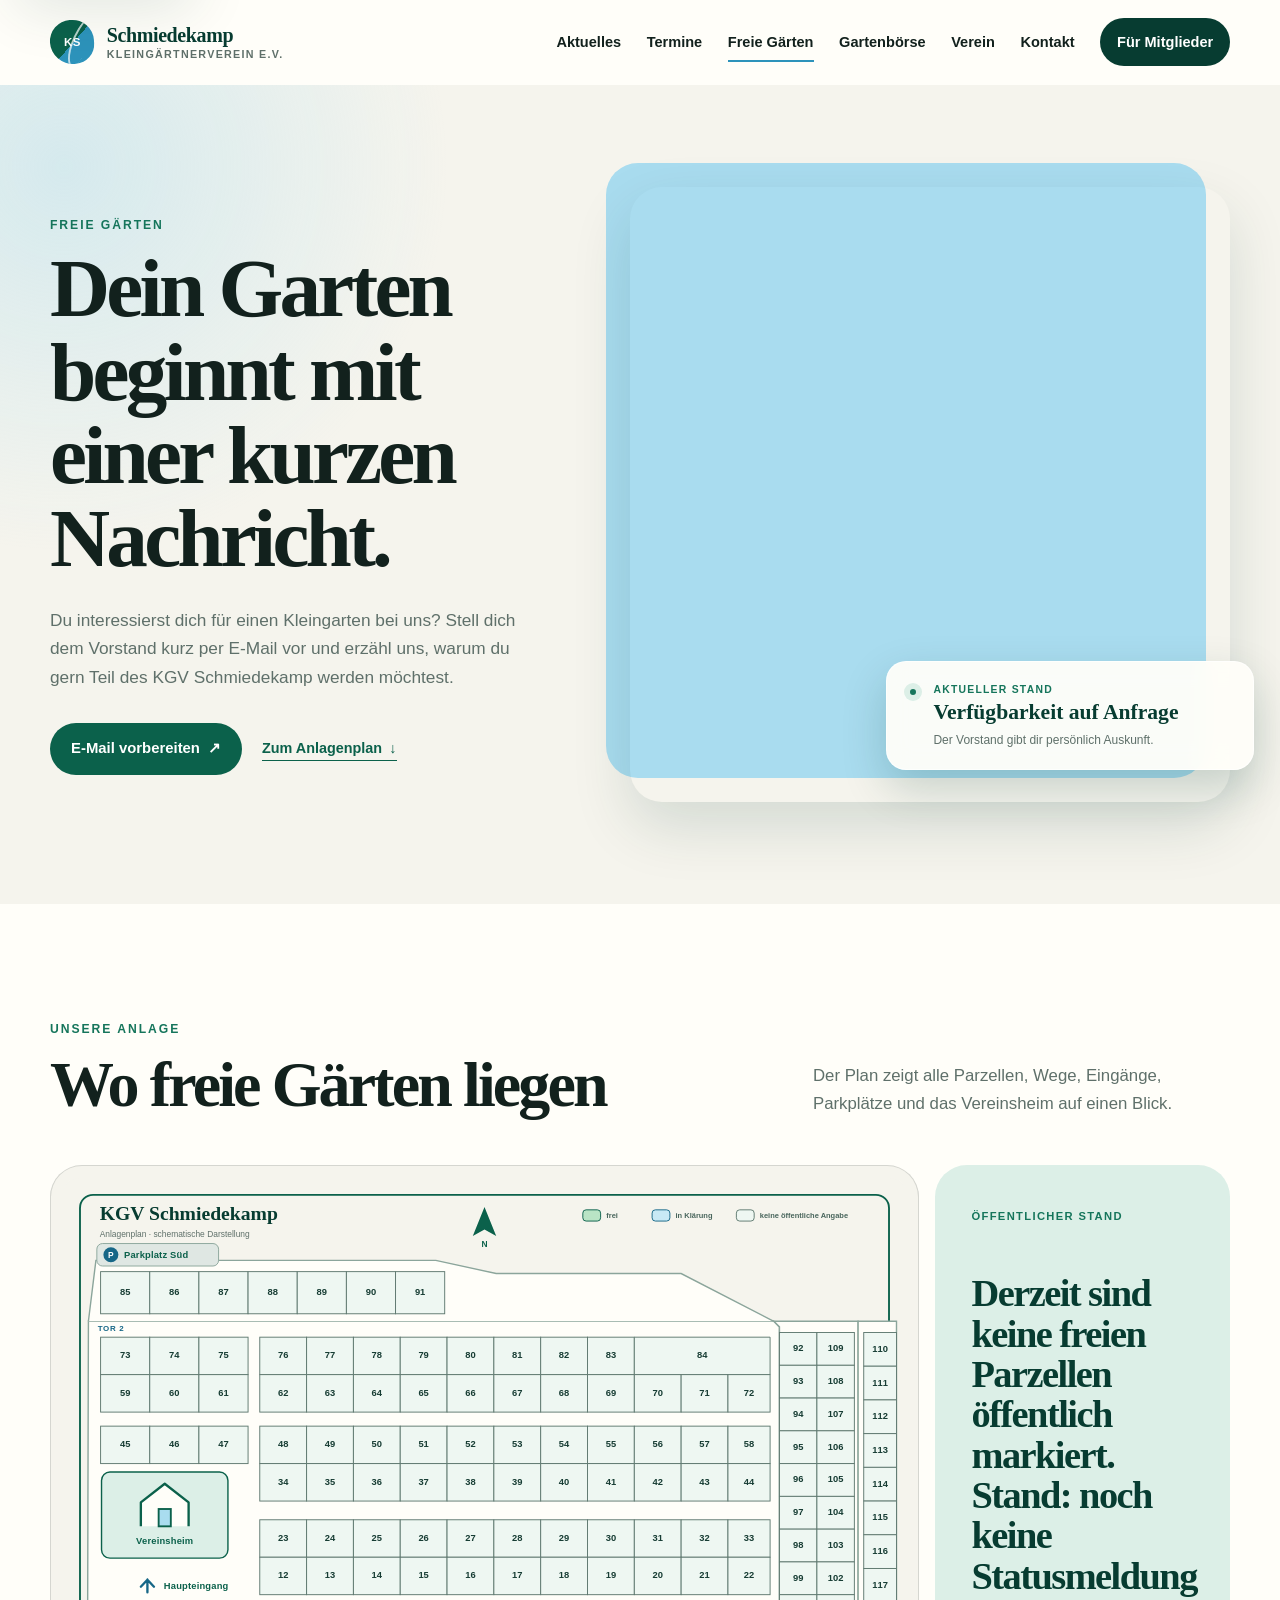
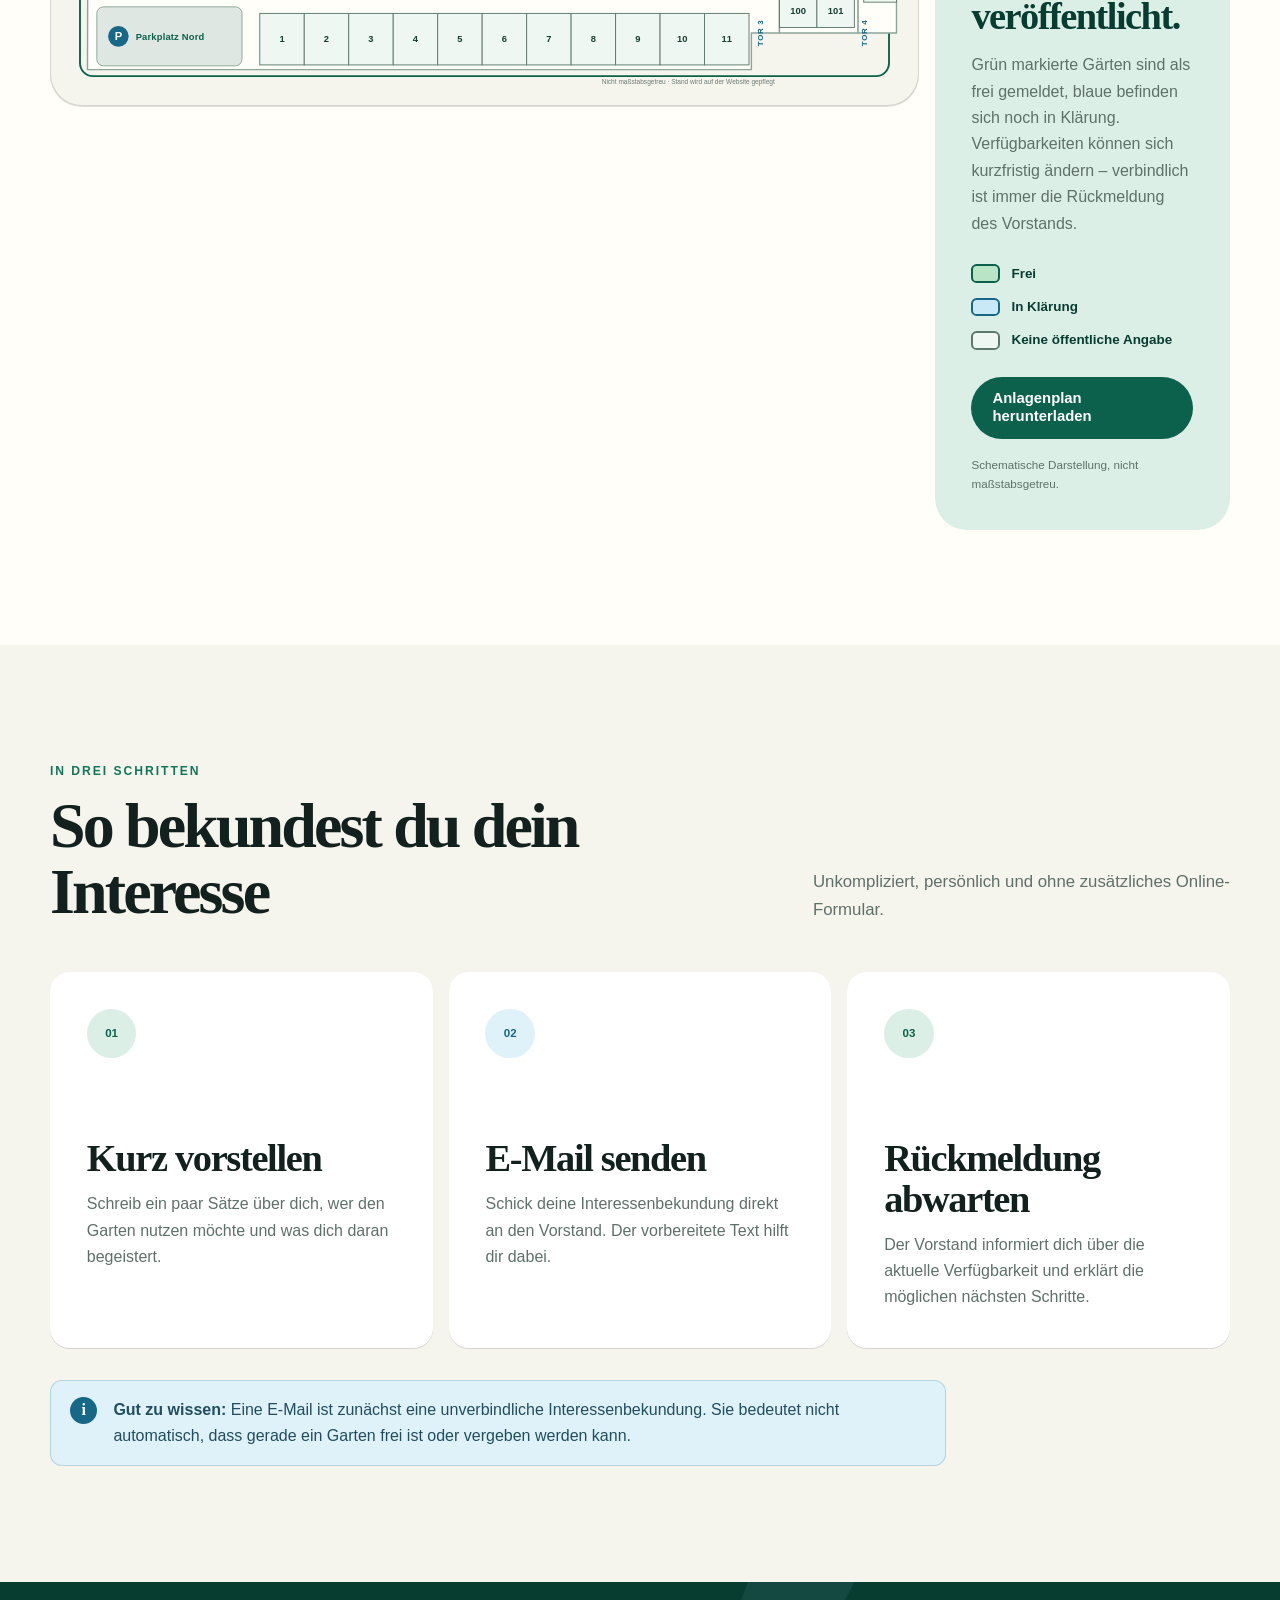
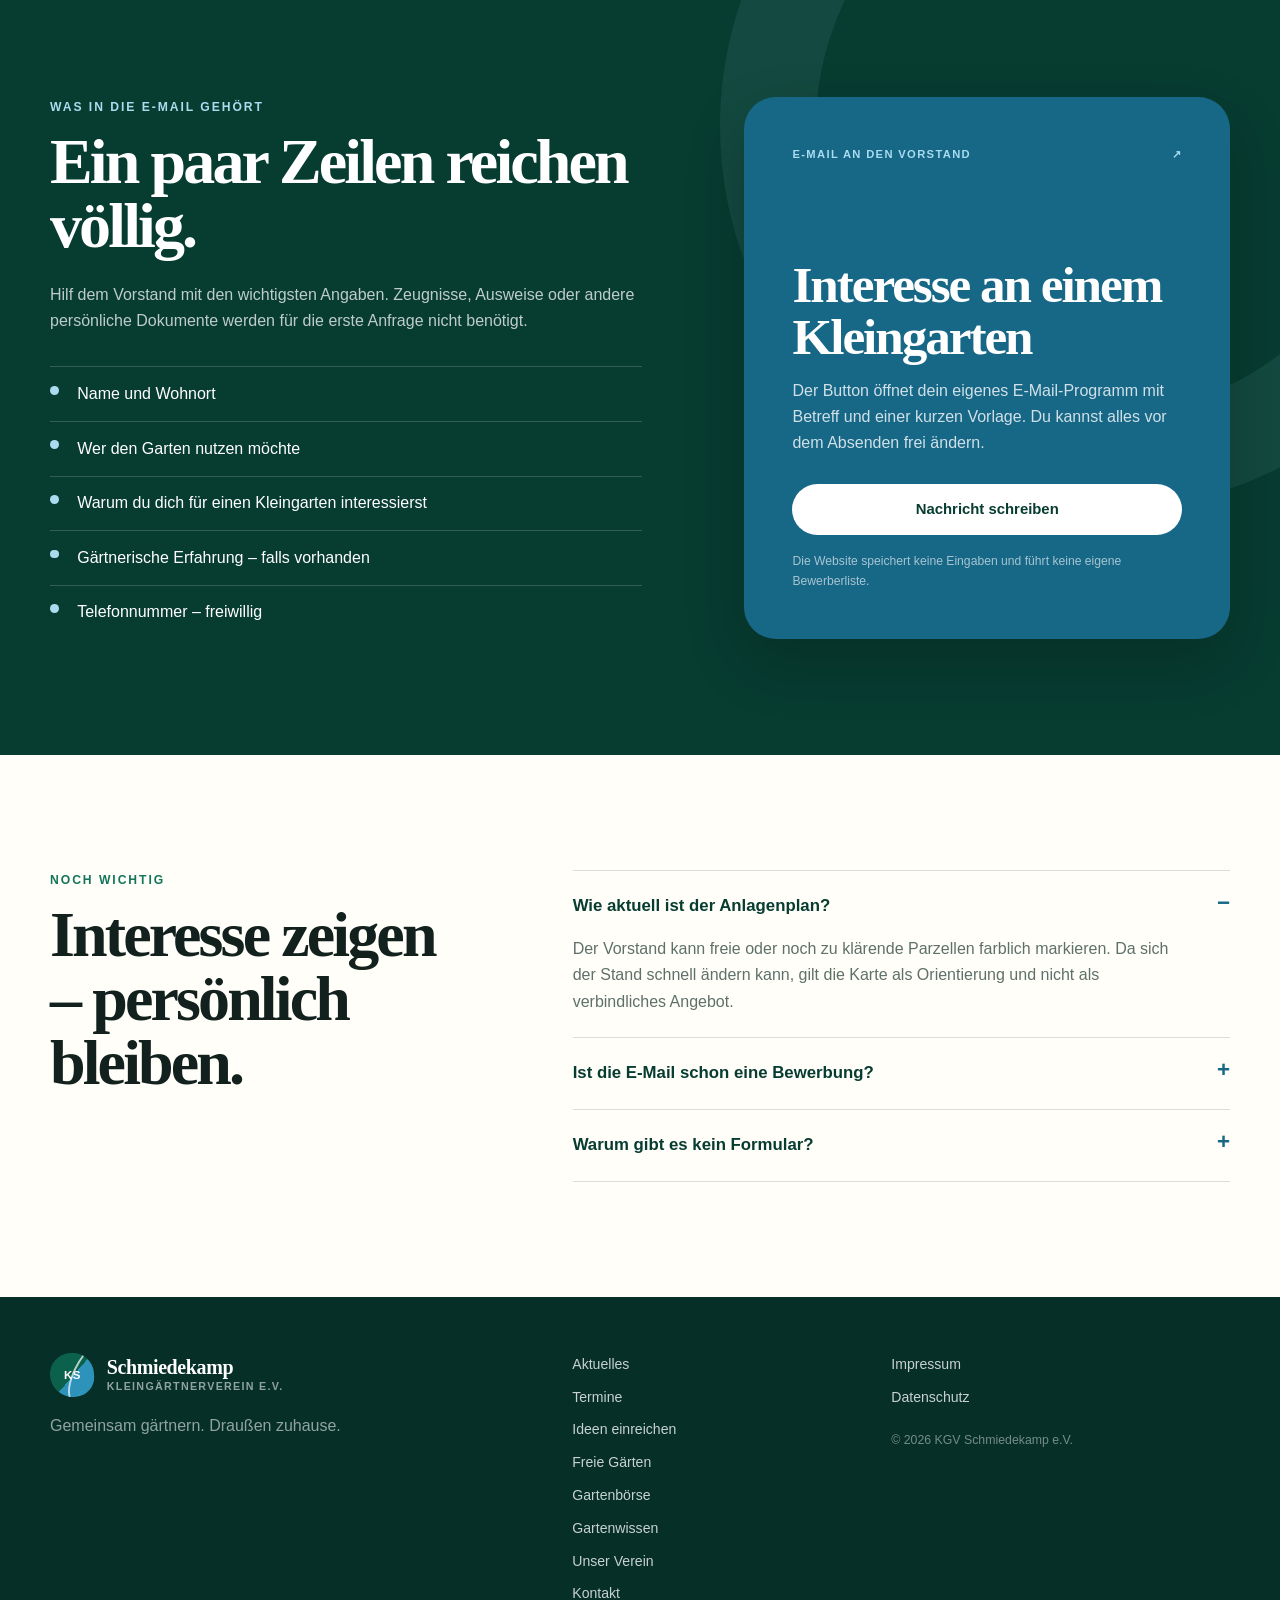
<file: freie-gaerten.html>
<!doctype html>
<html lang="de">
  <head>
    <meta charset="utf-8" />
    <meta name="viewport" content="width=device-width, initial-scale=1" />
    <meta
      name="description"
      content="Interesse an einem Kleingarten im KGV Schmiedekamp? So stellst du dich kurz per E-Mail beim Vorstand vor."
    />
    <meta name="theme-color" content="#0b614b" />
    <title>Freie Gärten | KGV Schmiedekamp e.V.</title>
    <link
      rel="icon"
      type="image/svg+xml"
      href="data:image/svg+xml,%3Csvg xmlns='http://www.w3.org/2000/svg' viewBox='0 0 64 64'%3E%3Crect width='64' height='64' rx='16' fill='%230b614b'/%3E%3Cpath d='M12 48C27 45 40 34 51 14' fill='none' stroke='%238ed7f2' stroke-width='7' stroke-linecap='round'/%3E%3Cpath d='M27 37c-9 1-14-4-15-12 8-2 15 2 15 12Zm8-7c0-9 6-15 15-15 1 9-5 15-15 15Z' fill='%23ffffff'/%3E%3C/svg%3E"
    />
    <link rel="stylesheet" href="styles.css" />
    <script src="app.js" defer></script>
  </head>
  <body>
    <a class="skip-link" href="#main">Zum Inhalt springen</a>

    <header class="site-header" data-header>
      <div class="shell header-inner">
        <a class="brand" href="index.html" aria-label="KGV Schmiedekamp – Startseite">
          <span class="brand-mark" aria-hidden="true"><span>KS</span></span>
          <span class="brand-copy">
            <span class="brand-name">Schmiedekamp</span>
            <span class="brand-kicker">Kleingärtnerverein e.V.</span>
          </span>
        </a>

        <button class="nav-toggle" type="button" aria-expanded="false" aria-controls="main-nav">
          <span class="nav-toggle__label">Menü</span>
          <span class="nav-toggle__icon" aria-hidden="true"><i></i><i></i><i></i></span>
        </button>

        <nav class="main-nav" id="main-nav" aria-label="Hauptnavigation">
          <a href="index.html#aktuelles">Aktuelles</a>
          <a href="index.html#termine">Termine</a>
          <a href="freie-gaerten.html" aria-current="page">Freie Gärten</a>
          <a href="gartenboerse.html">Gartenbörse</a>
          <a href="index.html#verein">Verein</a>
          <a href="index.html#kontakt">Kontakt</a>
          <a class="nav-app" href="index.html#laubenmeister">Für Mitglieder</a>
        </nav>
      </div>
    </header>

    <main id="main">
      <section class="garden-hero" aria-labelledby="garden-title">
        <div class="shell garden-hero__grid">
          <div class="garden-hero__copy" data-reveal>
            <p class="eyebrow">Freie Gärten</p>
            <h1 id="garden-title">Dein Garten beginnt mit einer kurzen Nachricht.</h1>
            <p>
              Du interessierst dich für einen Kleingarten bei uns? Stell dich dem Vorstand kurz per E-Mail vor und
              erzähl uns, warum du gern Teil des KGV Schmiedekamp werden möchtest.
            </p>
            <div class="garden-hero__actions">
              <a
                class="button button--primary"
                href="mailto:kgv.schmiedekamp@gmx.de?subject=Interesse%20an%20einem%20Kleingarten%20im%20KGV%20Schmiedekamp&amp;body=Guten%20Tag%2C%0D%0A%0D%0Aich%20interessiere%20mich%20f%C3%BCr%20einen%20Kleingarten%20im%20KGV%20Schmiedekamp%20und%20m%C3%B6chte%20mich%20kurz%20vorstellen.%0D%0A%0D%0AName%3A%0D%0AWohnort%3A%0D%0ANutzung%20des%20Gartens%20durch%3A%0D%0AWarum%20ich%20mich%20f%C3%BCr%20einen%20Kleingarten%20interessiere%3A%0D%0AG%C3%A4rtnerische%20Erfahrung%20%28optional%29%3A%0D%0ATelefonnummer%20%28optional%29%3A%0D%0A%0D%0AFreundliche%20Gr%C3%BC%C3%9Fe"
              >E-Mail vorbereiten <span aria-hidden="true">↗</span></a>
              <a class="text-link" href="#anlageplan">Zum Anlagenplan <span aria-hidden="true">↓</span></a>
            </div>
          </div>

          <div class="garden-hero__visual" data-reveal>
            <img
              src="assets/hero-garten.webp"
              alt="Grüner Kleingarten mit Gemüsebeeten, Obstbäumen und einer kleinen Holzlaube"
              width="1828"
              height="860"
            />
            <div class="availability-card">
              <span class="availability-card__dot" aria-hidden="true"></span>
              <div>
                <span>Aktueller Stand</span>
                <strong>Verfügbarkeit auf Anfrage</strong>
                <small>Der Vorstand gibt dir persönlich Auskunft.</small>
              </div>
            </div>
          </div>
        </div>
      </section>

      <section class="section map-section" id="anlageplan" aria-labelledby="map-title">
        <div class="shell">
          <div class="section-heading" data-reveal>
            <div>
              <p class="eyebrow">Unsere Anlage</p>
              <h2 id="map-title">Wo freie Gärten liegen</h2>
            </div>
            <p>Der Plan zeigt alle Parzellen, Wege, Eingänge, Parkplätze und das Vereinsheim auf einen Blick.</p>
          </div>

          <div class="map-layout">
            <div class="map-frame" data-reveal>
              <object
                class="garden-map"
                data="assets/anlageplan.svg"
                type="image/svg+xml"
                data-garden-map
                aria-label="Schematischer Anlagenplan mit den Parzellen 1 bis 117"
              >
                <p>
                  Der Anlagenplan kann hier
                  <a href="assets/anlageplan.svg">als SVG-Datei geöffnet werden</a>.
                </p>
              </object>
              <p class="map-scroll-hint">Auf kleinen Bildschirmen lässt sich der Plan seitlich verschieben.</p>
            </div>

            <aside class="map-info" data-reveal>
              <span class="map-info__label">Öffentlicher Stand</span>
              <h3 data-map-status>Derzeit sind keine freien Parzellen öffentlich markiert.</h3>
              <p>
                Grün markierte Gärten sind als frei gemeldet, blaue befinden sich noch in Klärung. Verfügbarkeiten
                können sich kurzfristig ändern – verbindlich ist immer die Rückmeldung des Vorstands.
              </p>
              <ul class="map-legend" aria-label="Legende des Anlagenplans">
                <li><span class="map-swatch map-swatch--free"></span>Frei</li>
                <li><span class="map-swatch map-swatch--checking"></span>In Klärung</li>
                <li><span class="map-swatch"></span>Keine öffentliche Angabe</li>
              </ul>
              <a class="button button--primary" href="assets/anlageplan.svg" download>Anlagenplan herunterladen</a>
              <small>Schematische Darstellung, nicht maßstabsgetreu.</small>
            </aside>
          </div>
        </div>
      </section>

      <section class="section section--warm" id="ablauf" aria-labelledby="steps-title">
        <div class="shell">
          <div class="section-heading" data-reveal>
            <div>
              <p class="eyebrow">In drei Schritten</p>
              <h2 id="steps-title">So bekundest du dein Interesse</h2>
            </div>
            <p>Unkompliziert, persönlich und ohne zusätzliches Online-Formular.</p>
          </div>

          <ol class="interest-steps">
            <li data-reveal>
              <span>01</span>
              <h3>Kurz vorstellen</h3>
              <p>Schreib ein paar Sätze über dich, wer den Garten nutzen möchte und was dich daran begeistert.</p>
            </li>
            <li data-reveal>
              <span>02</span>
              <h3>E-Mail senden</h3>
              <p>Schick deine Interessenbekundung direkt an den Vorstand. Der vorbereitete Text hilft dir dabei.</p>
            </li>
            <li data-reveal>
              <span>03</span>
              <h3>Rückmeldung abwarten</h3>
              <p>Der Vorstand informiert dich über die aktuelle Verfügbarkeit und erklärt die möglichen nächsten Schritte.</p>
            </li>
          </ol>

          <div class="availability-note" role="note" data-reveal>
            <span aria-hidden="true">i</span>
            <p>
              <strong>Gut zu wissen:</strong> Eine E-Mail ist zunächst eine unverbindliche Interessenbekundung.
              Sie bedeutet nicht automatisch, dass gerade ein Garten frei ist oder vergeben werden kann.
            </p>
          </div>
        </div>
      </section>

      <section class="section application-section" aria-labelledby="mail-title">
        <div class="shell application-grid">
          <div class="application-copy" data-reveal>
            <p class="eyebrow eyebrow--sky">Was in die E-Mail gehört</p>
            <h2 id="mail-title">Ein paar Zeilen reichen völlig.</h2>
            <p>
              Hilf dem Vorstand mit den wichtigsten Angaben. Zeugnisse, Ausweise oder andere persönliche Dokumente
              werden für die erste Anfrage nicht benötigt.
            </p>
            <ul class="application-list">
              <li>Name und Wohnort</li>
              <li>Wer den Garten nutzen möchte</li>
              <li>Warum du dich für einen Kleingarten interessierst</li>
              <li>Gärtnerische Erfahrung – falls vorhanden</li>
              <li>Telefonnummer – freiwillig</li>
            </ul>
          </div>

          <aside class="mail-card" data-reveal aria-label="E-Mail an den Vorstand">
            <div class="mail-card__topline">
              <span>E-Mail an den Vorstand</span>
              <span aria-hidden="true">↗</span>
            </div>
            <h3>Interesse an einem Kleingarten</h3>
            <p>
              Der Button öffnet dein eigenes E-Mail-Programm mit Betreff und einer kurzen Vorlage. Du kannst alles
              vor dem Absenden frei ändern.
            </p>
            <a
              class="button button--light"
              href="mailto:kgv.schmiedekamp@gmx.de?subject=Interesse%20an%20einem%20Kleingarten%20im%20KGV%20Schmiedekamp&amp;body=Guten%20Tag%2C%0D%0A%0D%0Aich%20interessiere%20mich%20f%C3%BCr%20einen%20Kleingarten%20im%20KGV%20Schmiedekamp%20und%20m%C3%B6chte%20mich%20kurz%20vorstellen.%0D%0A%0D%0AName%3A%0D%0AWohnort%3A%0D%0ANutzung%20des%20Gartens%20durch%3A%0D%0AWarum%20ich%20mich%20f%C3%BCr%20einen%20Kleingarten%20interessiere%3A%0D%0AG%C3%A4rtnerische%20Erfahrung%20%28optional%29%3A%0D%0ATelefonnummer%20%28optional%29%3A%0D%0A%0D%0AFreundliche%20Gr%C3%BC%C3%9Fe"
            >Nachricht schreiben</a>
            <small>Die Website speichert keine Eingaben und führt keine eigene Bewerberliste.</small>
          </aside>
        </div>
      </section>

      <section class="section garden-faq" aria-labelledby="faq-title">
        <div class="shell faq-grid">
          <div data-reveal>
            <p class="eyebrow">Noch wichtig</p>
            <h2 id="faq-title">Interesse zeigen – persönlich bleiben.</h2>
          </div>
          <div class="faq-list" data-reveal>
            <details open>
              <summary>Wie aktuell ist der Anlagenplan?</summary>
              <p>
                Der Vorstand kann freie oder noch zu klärende Parzellen farblich markieren. Da sich der Stand schnell
                ändern kann, gilt die Karte als Orientierung und nicht als verbindliches Angebot.
              </p>
            </details>
            <details>
              <summary>Ist die E-Mail schon eine Bewerbung?</summary>
              <p>
                Sie ist der erste, unverbindliche Kontakt. Ob und welche weiteren Schritte möglich sind, teilt dir
                der Vorstand anschließend mit.
              </p>
            </details>
            <details>
              <summary>Warum gibt es kein Formular?</summary>
              <p>
                So sammelt die Website keine zusätzlichen personenbezogenen Daten und bildet keine internen Abläufe
                aus Laubenmeister doppelt ab.
              </p>
            </details>
          </div>
        </div>
      </section>
    </main>

    <footer class="site-footer">
      <div class="shell footer-grid">
        <div>
          <a class="brand brand--footer" href="index.html" aria-label="Zur Startseite">
            <span class="brand-mark" aria-hidden="true"><span>KS</span></span>
            <span class="brand-copy">
              <span class="brand-name">Schmiedekamp</span>
              <span class="brand-kicker">Kleingärtnerverein e.V.</span>
            </span>
          </a>
          <p class="footer-note">Gemeinsam gärtnern. Draußen zuhause.</p>
        </div>
        <nav class="footer-nav" aria-label="Fußnavigation">
          <a href="index.html#aktuelles">Aktuelles</a>
          <a href="index.html#termine">Termine</a>
          <a href="index.html#ideen">Ideen einreichen</a>
          <a href="freie-gaerten.html" aria-current="page">Freie Gärten</a>
          <a href="gartenboerse.html">Gartenbörse</a>
          <a href="index.html#gartenwissen">Gartenwissen</a>
          <a href="index.html#verein">Unser Verein</a>
          <a href="index.html#kontakt">Kontakt</a>
        </nav>
        <div class="footer-legal">
          <a href="impressum.html">Impressum</a>
          <a href="datenschutz.html">Datenschutz</a>
          <span>© <span data-current-year>2026</span> KGV Schmiedekamp e.V.</span>
        </div>
      </div>
    </footer>
  </body>
</html>
</file>
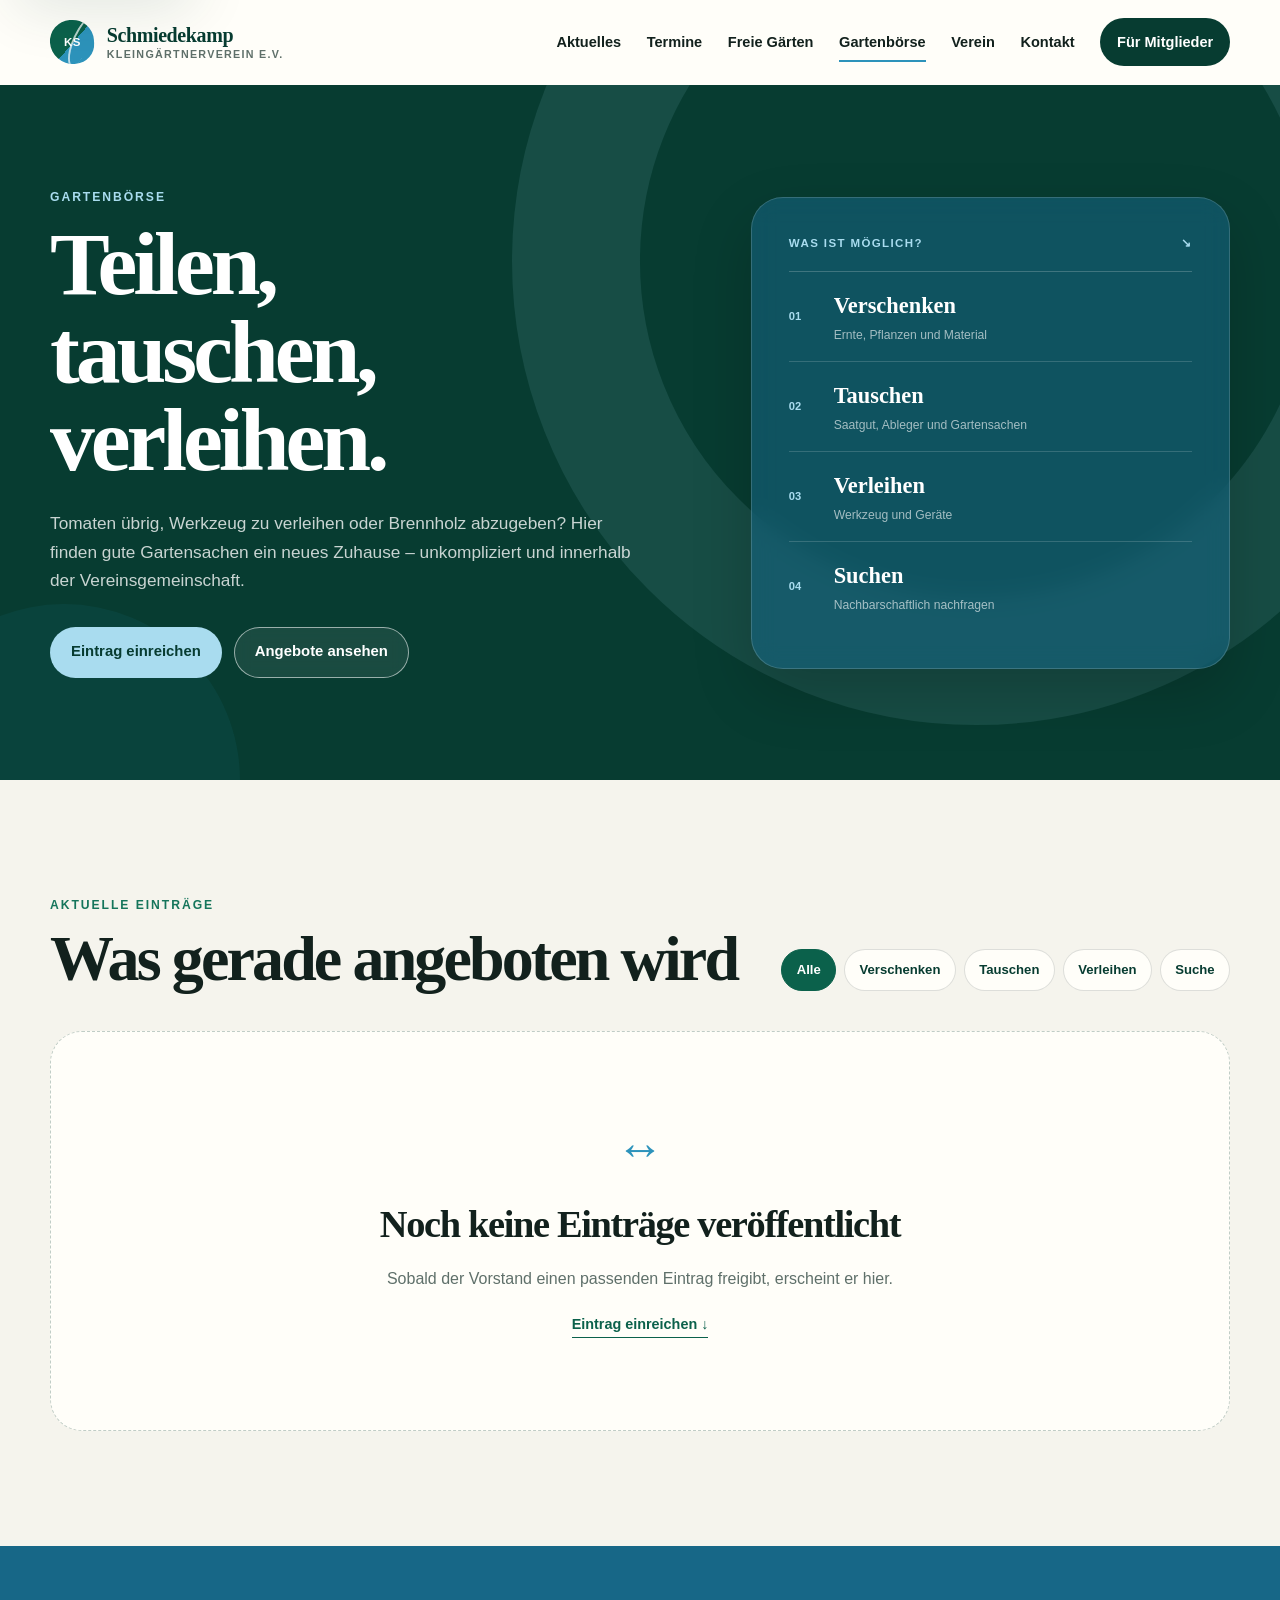
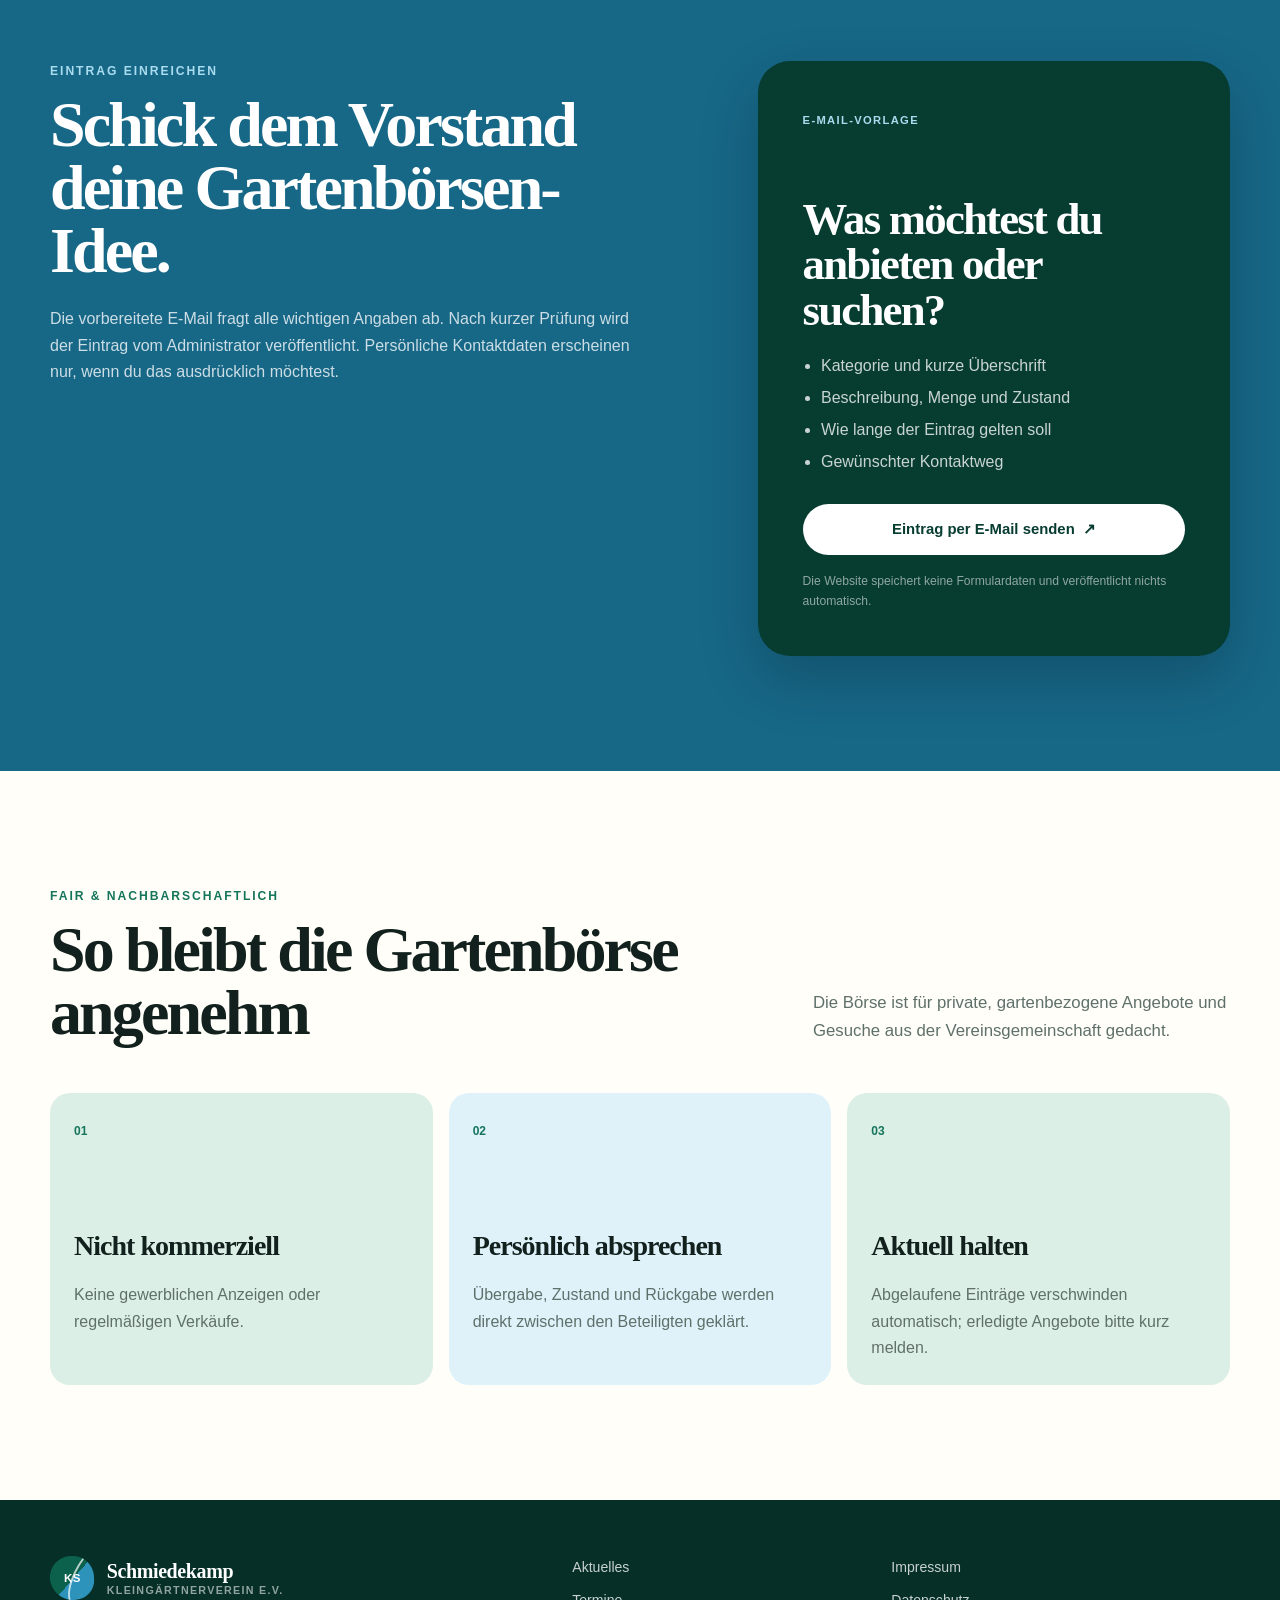
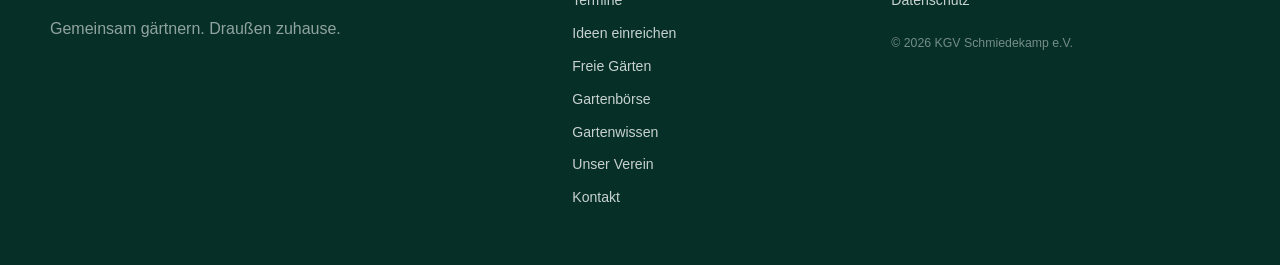
<file: gartenboerse.html>
<!doctype html>
<html lang="de">
  <head>
    <meta charset="utf-8" />
    <meta name="viewport" content="width=device-width, initial-scale=1" />
    <meta
      name="description"
      content="Die Gartenbörse des KGV Schmiedekamp: Pflanzen und Gartensachen verschenken, tauschen, verleihen oder suchen."
    />
    <meta name="theme-color" content="#0b614b" />
    <title>Gartenbörse | KGV Schmiedekamp e.V.</title>
    <link
      rel="icon"
      type="image/svg+xml"
      href="data:image/svg+xml,%3Csvg xmlns='http://www.w3.org/2000/svg' viewBox='0 0 64 64'%3E%3Crect width='64' height='64' rx='16' fill='%230b614b'/%3E%3Cpath d='M12 48C27 45 40 34 51 14' fill='none' stroke='%238ed7f2' stroke-width='7' stroke-linecap='round'/%3E%3Cpath d='M27 37c-9 1-14-4-15-12 8-2 15 2 15 12Zm8-7c0-9 6-15 15-15 1 9-5 15-15 15Z' fill='%23ffffff'/%3E%3C/svg%3E"
    />
    <link rel="stylesheet" href="styles.css" />
    <script src="app.js" defer></script>
  </head>
  <body>
    <a class="skip-link" href="#main">Zum Inhalt springen</a>

    <header class="site-header" data-header>
      <div class="shell header-inner">
        <a class="brand" href="index.html" aria-label="KGV Schmiedekamp – Startseite">
          <span class="brand-mark" aria-hidden="true"><span>KS</span></span>
          <span class="brand-copy">
            <span class="brand-name">Schmiedekamp</span>
            <span class="brand-kicker">Kleingärtnerverein e.V.</span>
          </span>
        </a>

        <button class="nav-toggle" type="button" aria-expanded="false" aria-controls="main-nav">
          <span class="nav-toggle__label">Menü</span>
          <span class="nav-toggle__icon" aria-hidden="true"><i></i><i></i><i></i></span>
        </button>

        <nav class="main-nav" id="main-nav" aria-label="Hauptnavigation">
          <a href="index.html#aktuelles">Aktuelles</a>
          <a href="index.html#termine">Termine</a>
          <a href="freie-gaerten.html">Freie Gärten</a>
          <a href="gartenboerse.html" aria-current="page">Gartenbörse</a>
          <a href="index.html#verein">Verein</a>
          <a href="index.html#kontakt">Kontakt</a>
          <a class="nav-app" href="index.html#laubenmeister">Für Mitglieder</a>
        </nav>
      </div>
    </header>

    <main id="main">
      <section class="exchange-hero" aria-labelledby="exchange-title">
        <div class="shell exchange-hero__grid">
          <div class="exchange-hero__copy" data-reveal>
            <p class="eyebrow eyebrow--sky">Gartenbörse</p>
            <h1 id="exchange-title">Teilen, tauschen, verleihen.</h1>
            <p>
              Tomaten übrig, Werkzeug zu verleihen oder Brennholz abzugeben? Hier finden gute Gartensachen ein neues
              Zuhause – unkompliziert und innerhalb der Vereinsgemeinschaft.
            </p>
            <div class="exchange-hero__actions">
              <a class="button button--sky" href="#angebot-einreichen">Eintrag einreichen</a>
              <a class="button button--ghost" href="#angebote">Angebote ansehen</a>
            </div>
          </div>

          <aside class="exchange-categories" data-reveal aria-label="Kategorien der Gartenbörse">
            <div class="exchange-categories__head">
              <span>Was ist möglich?</span>
              <span aria-hidden="true">↘</span>
            </div>
            <ul>
              <li><span aria-hidden="true">01</span><strong>Verschenken</strong><small>Ernte, Pflanzen und Material</small></li>
              <li><span aria-hidden="true">02</span><strong>Tauschen</strong><small>Saatgut, Ableger und Gartensachen</small></li>
              <li><span aria-hidden="true">03</span><strong>Verleihen</strong><small>Werkzeug und Geräte</small></li>
              <li><span aria-hidden="true">04</span><strong>Suchen</strong><small>Nachbarschaftlich nachfragen</small></li>
            </ul>
          </aside>
        </div>
      </section>

      <section class="section exchange-market" id="angebote" aria-labelledby="offers-title">
        <div class="shell">
          <div class="exchange-market__head" data-reveal>
            <div>
              <p class="eyebrow">Aktuelle Einträge</p>
              <h2 id="offers-title">Was gerade angeboten wird</h2>
            </div>
            <div class="exchange-filters" aria-label="Einträge filtern">
              <button type="button" data-exchange-filter="Alle" aria-pressed="true">Alle</button>
              <button type="button" data-exchange-filter="Verschenken" aria-pressed="false">Verschenken</button>
              <button type="button" data-exchange-filter="Tauschen" aria-pressed="false">Tauschen</button>
              <button type="button" data-exchange-filter="Verleihen" aria-pressed="false">Verleihen</button>
              <button type="button" data-exchange-filter="Suche" aria-pressed="false">Suche</button>
            </div>
          </div>

          <div class="exchange-list" data-exchange-list aria-live="polite">
            <div class="exchange-empty" data-exchange-empty>
              <span aria-hidden="true">↔</span>
              <h3>Noch keine Einträge veröffentlicht</h3>
              <p>Sobald der Vorstand ein Angebot freigibt, erscheint es hier.</p>
              <a class="text-link" href="#angebot-einreichen">Den ersten Eintrag einreichen <span aria-hidden="true">↓</span></a>
            </div>
          </div>
        </div>
      </section>

      <section class="section exchange-submit-section" id="angebot-einreichen" aria-labelledby="submit-title">
        <div class="shell exchange-submit-grid">
          <div data-reveal>
            <p class="eyebrow eyebrow--sky">Eintrag einreichen</p>
            <h2 id="submit-title">Schick dem Vorstand deine Gartenbörsen-Idee.</h2>
            <p>
              Die vorbereitete E-Mail fragt alle wichtigen Angaben ab. Nach kurzer Prüfung wird der Eintrag vom
              Administrator veröffentlicht. Persönliche Kontaktdaten erscheinen nur, wenn du das ausdrücklich möchtest.
            </p>
          </div>

          <aside class="exchange-mail-card" data-reveal>
            <span class="exchange-mail-card__label">E-Mail-Vorlage</span>
            <h3>Was möchtest du anbieten oder suchen?</h3>
            <ul>
              <li>Kategorie und kurze Überschrift</li>
              <li>Beschreibung, Menge und Zustand</li>
              <li>Wie lange der Eintrag gelten soll</li>
              <li>Gewünschter Kontaktweg</li>
            </ul>
            <a
              class="button button--light"
              href="mailto:kgv.schmiedekamp@gmx.de?subject=Eintrag%20f%C3%BCr%20die%20Gartenb%C3%B6rse%20des%20KGV%20Schmiedekamp&amp;body=Guten%20Tag%2C%0D%0A%0D%0Aich%20m%C3%B6chte%20folgenden%20Eintrag%20f%C3%BCr%20die%20Gartenb%C3%B6rse%20einreichen%3A%0D%0A%0D%0AName%3A%0D%0AParzelle%20%28optional%2C%20wird%20nicht%20automatisch%20ver%C3%B6ffentlicht%29%3A%0D%0AKategorie%20%28Verschenken%2FTauschen%2FVerleihen%2FSuche%29%3A%0D%0ATitel%3A%0D%0ABeschreibung%3A%0D%0AMenge%20und%20Zustand%3A%0D%0AG%C3%BCltig%20bis%3A%0D%0AGew%C3%BCnschter%20Kontaktweg%3A%0D%0AD%C3%BCrfen%20die%20angegebenen%20Kontaktdaten%20ver%C3%B6ffentlicht%20werden%3F%3A%0D%0A%0D%0AFreundliche%20Gr%C3%BC%C3%9Fe"
            >Eintrag per E-Mail senden <span aria-hidden="true">↗</span></a>
            <small>Die Website speichert keine Formulardaten und veröffentlicht nichts automatisch.</small>
          </aside>
        </div>
      </section>

      <section class="section exchange-rules" aria-labelledby="rules-title">
        <div class="shell">
          <div class="section-heading" data-reveal>
            <div>
              <p class="eyebrow">Fair &amp; nachbarschaftlich</p>
              <h2 id="rules-title">So bleibt die Gartenbörse angenehm</h2>
            </div>
            <p>Die Börse ist für private, gartenbezogene Angebote und Gesuche aus der Vereinsgemeinschaft gedacht.</p>
          </div>

          <div class="exchange-rules__grid">
            <article data-reveal>
              <span>01</span>
              <h3>Nicht kommerziell</h3>
              <p>Keine gewerblichen Anzeigen oder regelmäßigen Verkäufe.</p>
            </article>
            <article data-reveal>
              <span>02</span>
              <h3>Persönlich absprechen</h3>
              <p>Übergabe, Zustand und Rückgabe werden direkt zwischen den Beteiligten geklärt.</p>
            </article>
            <article data-reveal>
              <span>03</span>
              <h3>Aktuell halten</h3>
              <p>Abgelaufene Einträge verschwinden automatisch; erledigte Angebote bitte kurz melden.</p>
            </article>
          </div>
        </div>
      </section>
    </main>

    <footer class="site-footer">
      <div class="shell footer-grid">
        <div>
          <a class="brand brand--footer" href="index.html" aria-label="Zur Startseite">
            <span class="brand-mark" aria-hidden="true"><span>KS</span></span>
            <span class="brand-copy">
              <span class="brand-name">Schmiedekamp</span>
              <span class="brand-kicker">Kleingärtnerverein e.V.</span>
            </span>
          </a>
          <p class="footer-note">Gemeinsam gärtnern. Draußen zuhause.</p>
        </div>
        <nav class="footer-nav" aria-label="Fußnavigation">
          <a href="index.html#aktuelles">Aktuelles</a>
          <a href="index.html#termine">Termine</a>
          <a href="index.html#ideen">Ideen einreichen</a>
          <a href="freie-gaerten.html">Freie Gärten</a>
          <a href="gartenboerse.html" aria-current="page">Gartenbörse</a>
          <a href="index.html#gartenwissen">Gartenwissen</a>
          <a href="index.html#verein">Unser Verein</a>
          <a href="index.html#kontakt">Kontakt</a>
        </nav>
        <div class="footer-legal">
          <a href="impressum.html">Impressum</a>
          <a href="datenschutz.html">Datenschutz</a>
          <span>© <span data-current-year>2026</span> KGV Schmiedekamp e.V.</span>
        </div>
      </div>
    </footer>
  </body>
</html>
</file>
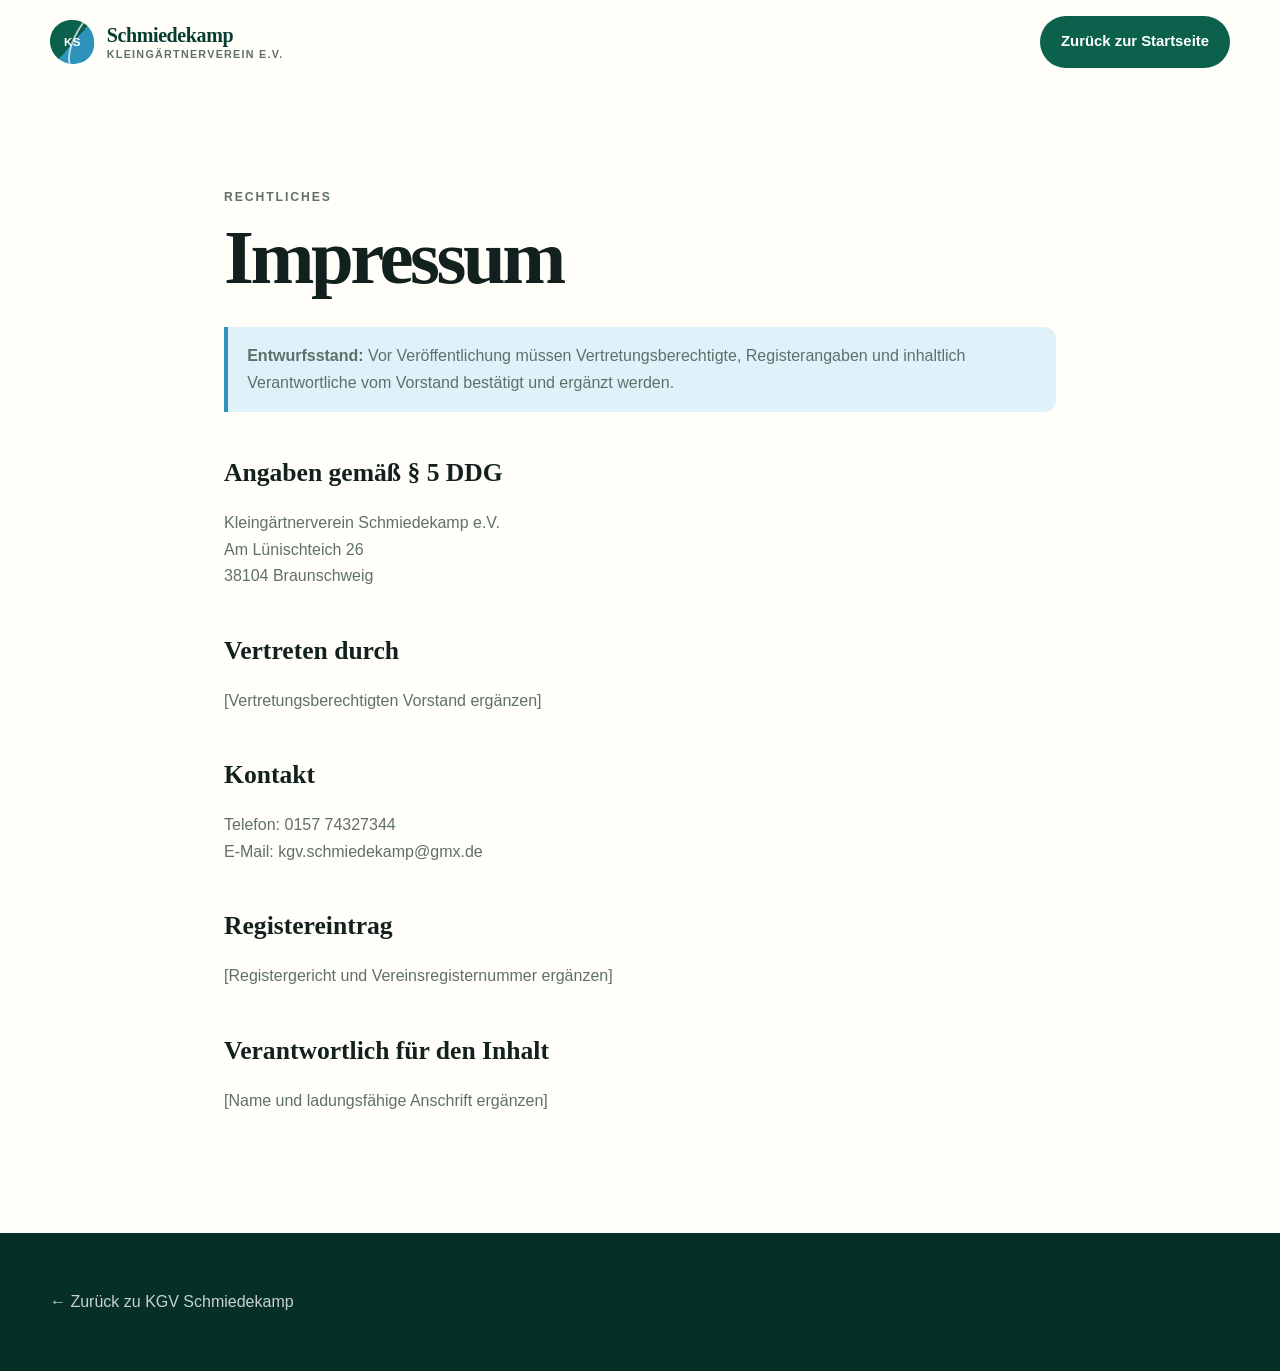
<file: impressum.html>
<!doctype html>
<html lang="de">
  <head>
    <meta charset="utf-8" />
    <meta name="viewport" content="width=device-width, initial-scale=1" />
    <meta name="robots" content="noindex" />
    <title>Impressum | KGV Schmiedekamp e.V.</title>
    <link rel="stylesheet" href="styles.css" />
  </head>
  <body>
    <header class="site-header">
      <div class="shell header-inner">
        <a class="brand" href="index.html" aria-label="Zur Startseite">
          <span class="brand-mark" aria-hidden="true"><span>KS</span></span>
          <span class="brand-copy"><span class="brand-name">Schmiedekamp</span><span class="brand-kicker">Kleingärtnerverein e.V.</span></span>
        </a>
        <a class="button button--primary" href="index.html">Zurück zur Startseite</a>
      </div>
    </header>
    <main class="legal-page">
      <div class="shell legal-copy">
        <p class="eyebrow">Rechtliches</p>
        <h1>Impressum</h1>
        <p class="legal-alert"><strong>Entwurfsstand:</strong> Vor Veröffentlichung müssen Vertretungsberechtigte, Registerangaben und inhaltlich Verantwortliche vom Vorstand bestätigt und ergänzt werden.</p>
        <h2>Angaben gemäß § 5 DDG</h2>
        <p>Kleingärtnerverein Schmiedekamp e.V.<br />Am Lünischteich 26<br />38104 Braunschweig</p>
        <h2>Vertreten durch</h2>
        <p>[Vertretungsberechtigten Vorstand ergänzen]</p>
        <h2>Kontakt</h2>
        <p>Telefon: 0157 74327344<br />E-Mail: <a href="mailto:kgv.schmiedekamp@gmx.de">kgv.schmiedekamp@gmx.de</a></p>
        <h2>Registereintrag</h2>
        <p>[Registergericht und Vereinsregisternummer ergänzen]</p>
        <h2>Verantwortlich für den Inhalt</h2>
        <p>[Name und ladungsfähige Anschrift ergänzen]</p>
      </div>
    </main>
    <footer class="site-footer"><div class="shell"><a href="index.html">← Zurück zu KGV Schmiedekamp</a></div></footer>
  </body>
</html>
</file>
<file: styles.css>
:root {
  --green-950: #073c31;
  --green-900: #084b3b;
  --green-800: #0b614b;
  --green-700: #15755b;
  --green-100: #dcefe7;
  --blue-700: #176787;
  --blue-500: #2d93bb;
  --blue-200: #a9dcef;
  --blue-100: #dff2fa;
  --ink: #12211d;
  --muted: #5f706a;
  --warm: #f5f4ed;
  --paper: #fffef9;
  --white: #ffffff;
  --line: rgba(18, 33, 29, 0.14);
  --shadow: 0 24px 60px rgba(7, 60, 49, 0.14);
  --radius-sm: 0.75rem;
  --radius-md: 1.25rem;
  --radius-lg: 2rem;
  --shell: min(1180px, calc(100% - 3rem));
}

* {
  box-sizing: border-box;
}

html {
  scroll-behavior: smooth;
  scroll-padding-top: 6rem;
}

body {
  margin: 0;
  background: var(--paper);
  color: var(--ink);
  font-family: Inter, ui-sans-serif, -apple-system, BlinkMacSystemFont, "Segoe UI", sans-serif;
  font-size: 1rem;
  line-height: 1.65;
  text-rendering: optimizeLegibility;
}

body.nav-open {
  overflow: hidden;
}

img {
  display: block;
  max-width: 100%;
}

a {
  color: inherit;
  text-decoration: none;
}

button,
a {
  -webkit-tap-highlight-color: transparent;
}

button {
  font: inherit;
}

:focus-visible {
  outline: 3px solid var(--blue-500);
  outline-offset: 4px;
}

.skip-link {
  position: fixed;
  top: 0.75rem;
  left: 0.75rem;
  z-index: 100;
  transform: translateY(-160%);
  border-radius: 999px;
  background: var(--white);
  padding: 0.75rem 1rem;
  color: var(--green-950);
  font-weight: 700;
  box-shadow: var(--shadow);
}

.skip-link:focus {
  transform: translateY(0);
}

.shell {
  width: var(--shell);
  margin-inline: auto;
}

.site-header {
  position: sticky;
  top: 0;
  z-index: 50;
  border-bottom: 1px solid transparent;
  background: rgba(255, 254, 249, 0.94);
  backdrop-filter: blur(16px);
  transition: border-color 180ms ease, box-shadow 180ms ease;
}

.site-header.is-scrolled {
  border-color: var(--line);
  box-shadow: 0 8px 28px rgba(7, 60, 49, 0.08);
}

.header-inner {
  display: flex;
  min-height: 5.25rem;
  align-items: center;
  justify-content: space-between;
  gap: 2rem;
}

.brand {
  display: inline-flex;
  align-items: center;
  gap: 0.8rem;
  flex: 0 0 auto;
}

.brand-mark {
  position: relative;
  display: grid;
  width: 2.75rem;
  height: 2.75rem;
  overflow: hidden;
  place-items: center;
  border-radius: 50% 50% 46% 54%;
  background: linear-gradient(135deg, var(--green-800) 0 52%, var(--blue-500) 52% 100%);
  color: var(--white);
  font-size: 0.72rem;
  font-weight: 900;
  letter-spacing: 0.04em;
  transform: rotate(-4deg);
}

.brand-mark::after {
  position: absolute;
  width: 1.2rem;
  height: 2.8rem;
  border: 2px solid rgba(255, 255, 255, 0.7);
  border-top: 0;
  border-right: 0;
  border-radius: 0 0 0 100%;
  content: "";
  transform: rotate(40deg) translate(0.45rem, -0.1rem);
}

.brand-mark span {
  position: relative;
  z-index: 1;
  transform: rotate(4deg);
}

.brand-copy {
  display: grid;
  line-height: 1.1;
}

.brand-name {
  color: var(--green-950);
  font-family: Georgia, "Times New Roman", serif;
  font-size: 1.25rem;
  font-weight: 700;
  letter-spacing: -0.02em;
}

.brand-kicker {
  margin-top: 0.2rem;
  color: var(--muted);
  font-size: 0.67rem;
  font-weight: 800;
  letter-spacing: 0.12em;
  text-transform: uppercase;
}

.main-nav {
  display: flex;
  align-items: center;
  gap: clamp(1rem, 2vw, 2rem);
  font-size: 0.91rem;
  font-weight: 700;
}

.main-nav > a:not(.nav-app) {
  position: relative;
  padding-block: 0.5rem;
}

.main-nav > a:not(.nav-app)::after {
  position: absolute;
  right: 0;
  bottom: 0;
  left: 0;
  height: 2px;
  background: var(--blue-500);
  content: "";
  transform: scaleX(0);
  transform-origin: right;
  transition: transform 180ms ease;
}

.main-nav > a:hover::after,
.main-nav > a:focus-visible::after {
  transform: scaleX(1);
  transform-origin: left;
}

.main-nav > a[aria-current="page"]::after {
  transform: scaleX(1);
}

.nav-app {
  border-radius: 999px;
  background: var(--green-950);
  padding: 0.75rem 1.05rem;
  color: var(--white);
  transition: background 180ms ease, transform 180ms ease;
}

.nav-app:hover {
  background: var(--green-700);
  transform: translateY(-2px);
}

.nav-toggle {
  display: none;
  align-items: center;
  gap: 0.75rem;
  border: 0;
  background: transparent;
  color: var(--green-950);
  cursor: pointer;
  font-weight: 800;
}

.nav-toggle__icon {
  display: grid;
  width: 1.55rem;
  gap: 0.28rem;
}

.nav-toggle__icon i {
  display: block;
  height: 2px;
  border-radius: 999px;
  background: currentColor;
  transition: transform 180ms ease, opacity 180ms ease;
}

.hero {
  position: relative;
  min-height: min(78vh, 47rem);
  overflow: hidden;
  background: var(--green-950);
  color: var(--white);
}

.hero-image,
.hero-shade {
  position: absolute;
  inset: 0;
  width: 100%;
  height: 100%;
}

.hero-image {
  object-fit: cover;
  object-position: center;
}

.hero-shade {
  background:
    linear-gradient(90deg, rgba(4, 32, 26, 0.89) 0%, rgba(4, 32, 26, 0.66) 42%, rgba(4, 32, 26, 0.14) 72%, rgba(4, 32, 26, 0.05) 100%),
    linear-gradient(0deg, rgba(4, 32, 26, 0.35), transparent 45%);
}

.hero-inner {
  position: relative;
  display: grid;
  min-height: min(78vh, 47rem);
  align-items: end;
  grid-template-columns: minmax(0, 1.2fr) minmax(16rem, 0.8fr);
  gap: 3rem;
  padding-block: clamp(5rem, 9vw, 8rem) clamp(4rem, 7vw, 6rem);
}

.hero-copy {
  max-width: 48rem;
}

.eyebrow {
  margin: 0 0 0.8rem;
  color: var(--green-700);
  font-size: 0.76rem;
  font-weight: 900;
  letter-spacing: 0.16em;
  text-transform: uppercase;
}

.eyebrow--light {
  color: var(--blue-200);
}

.eyebrow--sky {
  color: var(--blue-200);
}

.hero h1,
.section h2,
.legal-page h1 {
  margin: 0;
  font-family: Georgia, "Times New Roman", serif;
  font-weight: 600;
  letter-spacing: -0.045em;
  line-height: 0.98;
}

.hero h1 {
  max-width: 13ch;
  font-size: clamp(3.15rem, 7vw, 6.9rem);
  text-wrap: balance;
}

.hero-intro {
  max-width: 38rem;
  margin: 1.5rem 0 0;
  color: rgba(255, 255, 255, 0.88);
  font-size: clamp(1.05rem, 1.6vw, 1.28rem);
  line-height: 1.55;
}

.hero-actions {
  display: flex;
  flex-wrap: wrap;
  gap: 0.75rem;
  margin-top: 2rem;
}

.button {
  display: inline-flex;
  min-height: 3.2rem;
  align-items: center;
  justify-content: center;
  gap: 0.5rem;
  border: 1px solid transparent;
  border-radius: 999px;
  padding: 0.75rem 1.25rem;
  font-size: 0.93rem;
  font-weight: 800;
  line-height: 1.2;
  transition: background 180ms ease, border-color 180ms ease, color 180ms ease, transform 180ms ease;
}

.button:hover {
  transform: translateY(-2px);
}

.button--light {
  background: var(--white);
  color: var(--green-950);
}

.button--light:hover {
  background: var(--blue-100);
}

.button--ghost {
  border-color: rgba(255, 255, 255, 0.56);
  background: rgba(255, 255, 255, 0.08);
  color: var(--white);
  backdrop-filter: blur(8px);
}

.button--ghost:hover {
  background: rgba(255, 255, 255, 0.16);
  border-color: rgba(255, 255, 255, 0.86);
}

.button--primary {
  background: var(--green-800);
  color: var(--white);
}

.button--primary:hover {
  background: var(--green-950);
}

.button--sky {
  background: var(--blue-200);
  color: var(--green-950);
}

.button--sky:hover {
  background: var(--white);
}

.hero-note {
  justify-self: end;
  max-width: 18rem;
  border-left: 1px solid rgba(255, 255, 255, 0.4);
  padding: 0.35rem 0 0.35rem 1.5rem;
  color: rgba(255, 255, 255, 0.75);
}

.hero-note p,
.hero-note strong,
.hero-note span {
  display: block;
  margin: 0;
}

.hero-note p {
  font-size: 0.9rem;
}

.hero-note strong {
  color: var(--white);
  font-family: Georgia, "Times New Roman", serif;
  font-size: 1.65rem;
  line-height: 1.15;
}

.hero-note span:last-child {
  margin-top: 0.65rem;
  font-size: 0.8rem;
  font-weight: 800;
  letter-spacing: 0.08em;
  text-transform: uppercase;
}

.quickbar {
  background: var(--blue-200);
  color: var(--green-950);
}

.quickbar-inner {
  display: flex;
  min-height: 4.5rem;
  align-items: center;
  justify-content: space-between;
  gap: 2rem;
  font-size: 0.9rem;
  font-weight: 800;
}

.quickbar p {
  margin: 0;
}

.quickbar p span {
  margin-right: 0.45rem;
  color: var(--green-700);
  font-size: 0.7rem;
}

.quickbar a {
  border-bottom: 1px solid currentColor;
}

.section {
  padding-block: clamp(5rem, 9vw, 8rem);
}

.section--warm {
  background: var(--warm);
}

.section--ink {
  position: relative;
  overflow: hidden;
  background: var(--green-950);
  color: var(--white);
}

.section--ink::after {
  position: absolute;
  right: -10rem;
  bottom: -18rem;
  width: 38rem;
  height: 38rem;
  border: 7rem solid rgba(45, 147, 187, 0.13);
  border-radius: 50%;
  content: "";
}

.section-heading {
  display: grid;
  align-items: end;
  grid-template-columns: minmax(0, 1.2fr) minmax(18rem, 0.7fr);
  gap: 3rem;
  margin-bottom: 3rem;
}

.section-heading h2,
.contact-intro h2,
.about-copy h2,
.laubenmeister h2 {
  font-size: clamp(2.6rem, 5vw, 5rem);
  line-height: 1.02;
}

.section-heading > p,
.contact-intro > p:last-child,
.about-copy > p,
.laubenmeister-copy > p {
  margin: 0;
  color: var(--muted);
  font-size: 1.05rem;
}

.section-heading--actions {
  grid-template-columns: 1fr auto;
}

.news-grid {
  display: grid;
  grid-template-columns: minmax(0, 1.45fr) minmax(15rem, 0.775fr) minmax(15rem, 0.775fr);
  gap: 1rem;
}

.feature-card,
.info-card,
.topic-card,
.contact-card {
  border-radius: var(--radius-md);
}

.feature-card {
  display: flex;
  min-height: 31rem;
  flex-direction: column;
  justify-content: space-between;
  background: var(--white);
  padding: clamp(1.5rem, 3vw, 2.6rem);
  box-shadow: 0 1px 0 var(--line);
}

.feature-card__meta {
  display: flex;
  align-items: center;
  justify-content: space-between;
  gap: 1rem;
  color: var(--muted);
  font-size: 0.78rem;
}

.feature-card h3 {
  max-width: 12ch;
  margin: 2rem 0 1rem;
  font-family: Georgia, "Times New Roman", serif;
  font-size: clamp(2.2rem, 4vw, 3.8rem);
  font-weight: 600;
  letter-spacing: -0.04em;
  line-height: 1;
}

.feature-card p {
  max-width: 38rem;
  margin: 0;
  color: var(--muted);
}

.pill {
  display: inline-flex;
  width: fit-content;
  border-radius: 999px;
  background: var(--green-100);
  padding: 0.35rem 0.65rem;
  color: var(--green-800);
  font-size: 0.7rem;
  font-weight: 900;
  letter-spacing: 0.09em;
  line-height: 1.2;
  text-transform: uppercase;
}

.pill--outline {
  border: 1px solid rgba(23, 103, 135, 0.35);
  background: transparent;
  color: var(--blue-700);
}

.text-link {
  display: inline-flex;
  width: fit-content;
  align-items: center;
  gap: 0.45rem;
  border-bottom: 1px solid currentColor;
  color: var(--green-800);
  font-size: 0.9rem;
  font-weight: 800;
}

.info-card {
  display: flex;
  min-height: 31rem;
  flex-direction: column;
  justify-content: space-between;
  padding: 1.5rem;
}

.info-card--blue {
  background: var(--blue-200);
}

.info-card--green {
  background: var(--green-800);
  color: var(--white);
}

.info-card__number {
  align-self: flex-end;
  font-family: Georgia, "Times New Roman", serif;
  font-size: 4.5rem;
  line-height: 1;
  opacity: 0.26;
}

.info-card h3 {
  margin: 0 0 0.8rem;
  font-family: Georgia, "Times New Roman", serif;
  font-size: clamp(1.75rem, 2.8vw, 2.5rem);
  font-weight: 600;
  letter-spacing: -0.035em;
  line-height: 1.05;
}

.info-card p {
  margin: 0;
}

.info-card--blue p:last-child {
  color: rgba(7, 60, 49, 0.76);
}

.info-card--green .eyebrow {
  color: var(--blue-200);
}

.info-card--green p:last-child {
  color: rgba(255, 255, 255, 0.76);
}

.round-link {
  display: grid;
  width: 3rem;
  height: 3rem;
  align-self: flex-end;
  place-items: center;
  border: 1px solid currentColor;
  border-radius: 50%;
  font-size: 1.3rem;
  transition: background 180ms ease, color 180ms ease, transform 180ms ease;
}

.round-link:hover {
  background: var(--white);
  color: var(--green-950);
  transform: rotate(-8deg);
}

.concept-note {
  margin: -1rem 0 2rem;
  border: 1px solid rgba(23, 103, 135, 0.25);
  border-radius: var(--radius-sm);
  background: var(--blue-100);
  padding: 1rem 1.2rem;
  color: #214d5e;
  font-size: 0.9rem;
}

.events-list {
  border-top: 1px solid var(--line);
}

.event {
  display: grid;
  align-items: center;
  grid-template-columns: 7rem minmax(0, 1fr) auto;
  gap: clamp(1.2rem, 3vw, 2.5rem);
  border-bottom: 1px solid var(--line);
  padding-block: 1.35rem;
}

.date-tile {
  display: grid;
  grid-template-columns: auto 1fr;
  grid-template-rows: auto auto;
  column-gap: 0.55rem;
  align-items: center;
  border-radius: var(--radius-sm);
  background: var(--green-950);
  padding: 0.85rem 1rem;
  color: var(--white);
}

.date-tile span,
.date-tile small {
  color: var(--blue-200);
  font-size: 0.65rem;
  font-weight: 900;
  letter-spacing: 0.1em;
}

.date-tile strong {
  grid-row: 1 / 3;
  grid-column: 2;
  font-family: Georgia, "Times New Roman", serif;
  font-size: 2.5rem;
  line-height: 1;
}

.event-main h3 {
  margin: 0.55rem 0 0.2rem;
  font-family: Georgia, "Times New Roman", serif;
  font-size: clamp(1.45rem, 2.5vw, 2.1rem);
  font-weight: 600;
  letter-spacing: -0.03em;
  line-height: 1.1;
}

.event-main p {
  margin: 0;
  color: var(--muted);
  font-size: 0.92rem;
}

.calendar-button {
  display: inline-flex;
  min-height: 2.75rem;
  align-items: center;
  gap: 0.75rem;
  border: 1px solid var(--line);
  border-radius: 999px;
  background: transparent;
  padding: 0.65rem 0.9rem 0.65rem 1rem;
  color: var(--green-950);
  cursor: pointer;
  font-size: 0.82rem;
  font-weight: 800;
  transition: background 180ms ease, color 180ms ease;
}

.calendar-button:hover {
  background: var(--green-950);
  color: var(--white);
}

.calendar-help {
  max-width: 44rem;
  margin-top: 2rem;
  border-bottom: 1px solid var(--line);
}

.calendar-help summary {
  padding: 1rem 0;
  color: var(--green-800);
  cursor: pointer;
  font-weight: 800;
}

.calendar-help p {
  margin: 0 0 1.25rem;
  color: var(--muted);
}

.ideas-section {
  background: var(--blue-100);
}

.ideas-grid {
  display: grid;
  grid-template-columns: minmax(19rem, 0.8fr) minmax(0, 1.2fr);
  gap: 1rem;
}

.idea-submit,
.idea-board {
  border-radius: var(--radius-lg);
  padding: clamp(1.5rem, 3.5vw, 2.8rem);
}

.idea-submit {
  display: flex;
  min-height: 31rem;
  flex-direction: column;
  justify-content: space-between;
  background: var(--green-950);
  color: var(--white);
  box-shadow: var(--shadow);
}

.idea-submit__number {
  align-self: flex-end;
  color: var(--blue-200);
  font-family: Georgia, "Times New Roman", serif;
  font-size: 5rem;
  line-height: 0.7;
}

.idea-submit h3,
.idea-board h3,
.idea-card h4,
.idea-empty h4 {
  font-family: Georgia, "Times New Roman", serif;
  font-weight: 600;
  letter-spacing: -0.035em;
  line-height: 1.05;
}

.idea-submit h3 {
  margin: 0 0 0.9rem;
  font-size: clamp(2rem, 3.5vw, 3.1rem);
}

.idea-submit p:not(.eyebrow) {
  margin: 0 0 1.5rem;
  color: rgba(255, 255, 255, 0.76);
}

.idea-submit small {
  display: block;
  margin-top: 1rem;
  color: rgba(255, 255, 255, 0.56);
  font-size: 0.76rem;
}

.idea-board {
  background: var(--paper);
  box-shadow: 0 1px 0 var(--line);
}

.idea-board__head {
  display: flex;
  align-items: start;
  justify-content: space-between;
  gap: 1.5rem;
  border-bottom: 1px solid var(--line);
  padding-bottom: 1.5rem;
}

.idea-board__head > div > span {
  color: var(--green-700);
  font-size: 0.7rem;
  font-weight: 900;
  letter-spacing: 0.12em;
  text-transform: uppercase;
}

.idea-board h3 {
  margin: 0.45rem 0 0;
  font-size: clamp(2rem, 3vw, 3rem);
}

.idea-board__status {
  flex: 0 0 auto;
  border-radius: 999px;
  background: var(--green-100);
  padding: 0.45rem 0.7rem;
  color: var(--green-800);
  font-size: 0.7rem;
  font-weight: 900;
}

.idea-list {
  display: grid;
  gap: 0;
}

.idea-empty {
  display: grid;
  min-height: 21rem;
  place-content: center;
  text-align: center;
}

.idea-empty > span {
  color: var(--blue-500);
  font-size: 2rem;
}

.idea-empty h4 {
  margin: 1rem 0 0.65rem;
  font-size: 1.65rem;
}

.idea-empty p {
  max-width: 27rem;
  margin: 0 auto;
  color: var(--muted);
}

.idea-card {
  display: grid;
  grid-template-columns: minmax(0, 1fr) auto;
  gap: 0.75rem 1.5rem;
  border-bottom: 1px solid var(--line);
  padding: 1.5rem 0;
}

.idea-card:last-child {
  border-bottom: 0;
}

.idea-card__category {
  color: var(--blue-700);
  font-size: 0.7rem;
  font-weight: 900;
  letter-spacing: 0.11em;
  text-transform: uppercase;
}

.idea-card__status {
  align-self: start;
  border: 1px solid rgba(23, 103, 135, 0.28);
  border-radius: 999px;
  padding: 0.35rem 0.65rem;
  color: var(--blue-700);
  font-size: 0.7rem;
  font-weight: 900;
}

.idea-card h4 {
  margin: 0;
  font-size: 1.65rem;
}

.idea-card p {
  grid-column: 1 / -1;
  margin: 0;
  color: var(--muted);
}

.about-grid,
.laubenmeister-grid {
  position: relative;
  z-index: 1;
  display: grid;
  grid-template-columns: minmax(0, 1fr) minmax(20rem, 0.95fr);
  gap: clamp(3rem, 8vw, 8rem);
}

.about-copy > p {
  max-width: 42rem;
  margin: 1.75rem 0 2rem;
  color: rgba(255, 255, 255, 0.76);
}

.fact-grid {
  display: grid;
  margin: 0;
  grid-template-columns: 1fr 1fr;
  align-content: start;
}

.fact-grid > div {
  min-height: 12rem;
  border-top: 1px solid rgba(255, 255, 255, 0.22);
  padding: 1.25rem 1.5rem 1.5rem 0;
}

.fact-grid > div:nth-child(even) {
  border-left: 1px solid rgba(255, 255, 255, 0.22);
  padding-left: 1.5rem;
}

.fact-grid dt {
  margin-bottom: 0.75rem;
  color: var(--blue-200);
  font-size: 0.7rem;
  font-weight: 900;
  letter-spacing: 0.12em;
  text-transform: uppercase;
}

.fact-grid dd {
  margin: 0;
  font-family: Georgia, "Times New Roman", serif;
  font-size: 1.32rem;
  line-height: 1.3;
}

.topic-grid {
  display: grid;
  grid-template-columns: repeat(3, 1fr);
  gap: 1rem;
}

.topic-card {
  min-height: 24rem;
  background: var(--white);
  padding: 1.5rem;
  transition: transform 180ms ease, box-shadow 180ms ease;
}

.topic-card:hover {
  box-shadow: var(--shadow);
  transform: translateY(-5px);
}

.topic-card__index {
  color: var(--muted);
  font-size: 0.75rem;
  font-weight: 900;
}

.topic-card__rule {
  width: 3.2rem;
  height: 0.45rem;
  margin: 5.5rem 0 1.4rem;
  border-radius: 999px;
  background: linear-gradient(90deg, var(--green-700) 0 58%, var(--blue-500) 58% 100%);
}

.topic-card h3 {
  margin: 0 0 0.8rem;
  font-family: Georgia, "Times New Roman", serif;
  font-size: clamp(1.7rem, 3vw, 2.5rem);
  font-weight: 600;
  letter-spacing: -0.035em;
  line-height: 1.05;
}

.topic-card p {
  margin: 0;
  color: var(--muted);
}

.laubenmeister {
  background: var(--blue-700);
  color: var(--white);
}

.laubenmeister-grid {
  align-items: start;
}

.laubenmeister-copy > p {
  margin-bottom: 2rem;
  color: rgba(255, 255, 255, 0.82);
}

.contact-grid {
  display: grid;
  grid-template-columns: minmax(0, 0.8fr) minmax(20rem, 1.2fr);
  gap: clamp(3rem, 8vw, 8rem);
}

.contact-intro > .contact-intro__copy {
  max-width: 30rem;
  margin-top: 1.5rem;
}

.contact-intro .button {
  margin-top: 1.5rem;
}

.contact-card {
  display: grid;
  grid-template-columns: 1fr 1fr;
  gap: 2.5rem;
  background: var(--green-100);
  padding: clamp(1.5rem, 4vw, 3rem);
}

.contact-label {
  display: block;
  margin-bottom: 1rem;
  color: var(--green-700);
  font-size: 0.7rem;
  font-weight: 900;
  letter-spacing: 0.12em;
  text-transform: uppercase;
}

.contact-card p {
  margin: 0 0 1rem;
  font-size: 1.05rem;
}

.contact-card > div:last-child a {
  display: block;
  width: fit-content;
  margin-top: 0.35rem;
  border-bottom: 1px solid rgba(7, 60, 49, 0.35);
  font-weight: 700;
}

.garden-hero {
  overflow: hidden;
  background:
    radial-gradient(circle at 5% 10%, rgba(169, 220, 239, 0.42), transparent 24rem),
    var(--warm);
  padding-block: clamp(4rem, 8vw, 7rem);
}

.garden-hero__grid {
  display: grid;
  align-items: center;
  grid-template-columns: minmax(0, 0.9fr) minmax(26rem, 1.1fr);
  gap: clamp(3rem, 7vw, 7rem);
}

.garden-hero__copy h1,
.application-copy h2,
.garden-faq h2 {
  margin: 0;
  font-family: Georgia, "Times New Roman", serif;
  font-weight: 600;
  letter-spacing: -0.045em;
  line-height: 1;
}

.garden-hero__copy h1 {
  max-width: 11ch;
  font-size: clamp(3.25rem, 6.5vw, 6.6rem);
}

.garden-hero__copy > p:not(.eyebrow) {
  max-width: 38rem;
  margin: 1.6rem 0 0;
  color: var(--muted);
  font-size: 1.08rem;
}

.garden-hero__actions {
  display: flex;
  flex-wrap: wrap;
  align-items: center;
  gap: 1rem 1.25rem;
  margin-top: 2rem;
}

.garden-hero__visual {
  position: relative;
  min-height: clamp(30rem, 48vw, 40rem);
  border-radius: var(--radius-lg);
}

.garden-hero__visual::before {
  position: absolute;
  inset: -1.5rem 1.5rem 1.5rem -1.5rem;
  z-index: 0;
  border-radius: var(--radius-lg);
  background: var(--blue-200);
  content: "";
}

.garden-hero__visual img {
  position: absolute;
  inset: 0;
  z-index: 1;
  width: 100%;
  height: 100%;
  border-radius: var(--radius-lg);
  object-fit: cover;
  object-position: 64% center;
  box-shadow: var(--shadow);
}

.availability-card {
  position: absolute;
  right: -1.5rem;
  bottom: 2rem;
  z-index: 2;
  display: flex;
  width: min(23rem, calc(100% - 2rem));
  align-items: flex-start;
  gap: 0.9rem;
  border: 1px solid rgba(255, 255, 255, 0.7);
  border-radius: var(--radius-md);
  background: rgba(255, 254, 249, 0.94);
  padding: 1.15rem 1.25rem;
  box-shadow: 0 18px 45px rgba(7, 60, 49, 0.2);
  backdrop-filter: blur(12px);
}

.availability-card__dot {
  width: 0.75rem;
  height: 0.75rem;
  flex: 0 0 auto;
  margin-top: 0.35rem;
  border: 3px solid var(--green-100);
  border-radius: 50%;
  background: var(--green-700);
  box-shadow: 0 0 0 3px var(--green-100);
}

.availability-card span:not(.availability-card__dot),
.availability-card strong,
.availability-card small {
  display: block;
}

.availability-card span:not(.availability-card__dot) {
  color: var(--green-700);
  font-size: 0.65rem;
  font-weight: 900;
  letter-spacing: 0.12em;
  text-transform: uppercase;
}

.availability-card strong {
  margin-top: 0.15rem;
  color: var(--green-950);
  font-family: Georgia, "Times New Roman", serif;
  font-size: 1.35rem;
  line-height: 1.15;
}

.availability-card small {
  margin-top: 0.35rem;
  color: var(--muted);
  font-size: 0.75rem;
}

.map-section {
  background: var(--paper);
}

.map-layout {
  display: grid;
  align-items: start;
  grid-template-columns: minmax(0, 1fr) minmax(18rem, 0.34fr);
  gap: 1rem;
}

.map-frame {
  overflow-x: auto;
  border: 1px solid var(--line);
  border-radius: var(--radius-lg);
  background: var(--warm);
  padding: 0.75rem;
  box-shadow: 0 1px 0 var(--line);
  scrollbar-color: var(--green-700) var(--green-100);
}

.garden-map {
  display: block;
  width: 100%;
  min-width: 48rem;
  border: 0;
  aspect-ratio: 18 / 11;
}

.map-scroll-hint {
  display: none;
  margin: 0.7rem 0 0.15rem;
  color: var(--muted);
  font-size: 0.78rem;
}

.map-info {
  border-radius: var(--radius-lg);
  background: var(--green-100);
  padding: clamp(1.5rem, 3vw, 2.3rem);
}

.map-info__label {
  color: var(--green-700);
  font-size: 0.7rem;
  font-weight: 900;
  letter-spacing: 0.12em;
  text-transform: uppercase;
}

.map-info h3 {
  margin: 2.8rem 0 1rem;
  color: var(--green-950);
  font-family: Georgia, "Times New Roman", serif;
  font-size: clamp(1.9rem, 3vw, 2.8rem);
  font-weight: 600;
  letter-spacing: -0.04em;
  line-height: 1.05;
}

.map-info > p {
  margin: 0;
  color: var(--muted);
}

.map-legend {
  display: grid;
  margin: 1.6rem 0;
  padding: 0;
  gap: 0.7rem;
  list-style: none;
}

.map-legend li {
  display: flex;
  align-items: center;
  gap: 0.7rem;
  color: var(--green-950);
  font-size: 0.84rem;
  font-weight: 800;
}

.map-swatch {
  width: 1.8rem;
  height: 1.15rem;
  border: 2px solid #5e786f;
  border-radius: 0.35rem;
  background: #eef7f2;
}

.map-swatch--free {
  border-color: var(--green-800);
  background: #b9e4c5;
}

.map-swatch--checking {
  border-color: var(--blue-700);
  background: #c8e9f5;
}

.map-info .button {
  width: 100%;
}

.map-info > small {
  display: block;
  margin-top: 1rem;
  color: var(--muted);
  font-size: 0.73rem;
}

.interest-steps {
  display: grid;
  margin: 0;
  padding: 0;
  grid-template-columns: repeat(3, 1fr);
  gap: 1rem;
  list-style: none;
}

.interest-steps li {
  min-height: 21rem;
  border-radius: var(--radius-md);
  background: var(--white);
  padding: clamp(1.4rem, 3vw, 2.3rem);
  box-shadow: 0 1px 0 var(--line);
}

.interest-steps li > span {
  display: grid;
  width: 3.1rem;
  height: 3.1rem;
  place-items: center;
  border-radius: 50%;
  background: var(--green-100);
  color: var(--green-800);
  font-size: 0.72rem;
  font-weight: 900;
}

.interest-steps li:nth-child(2) > span {
  background: var(--blue-100);
  color: var(--blue-700);
}

.interest-steps h3 {
  margin: 5rem 0 0.8rem;
  font-family: Georgia, "Times New Roman", serif;
  font-size: clamp(1.8rem, 3vw, 2.6rem);
  font-weight: 600;
  letter-spacing: -0.035em;
  line-height: 1.05;
}

.interest-steps p {
  margin: 0;
  color: var(--muted);
}

.availability-note {
  display: flex;
  max-width: 56rem;
  align-items: flex-start;
  gap: 1rem;
  margin-top: 2rem;
  border: 1px solid rgba(23, 103, 135, 0.22);
  border-radius: var(--radius-sm);
  background: var(--blue-100);
  padding: 1rem 1.2rem;
  color: #214d5e;
}

.availability-note > span {
  display: grid;
  width: 1.7rem;
  height: 1.7rem;
  flex: 0 0 auto;
  place-items: center;
  border-radius: 50%;
  background: var(--blue-700);
  color: var(--white);
  font-family: Georgia, "Times New Roman", serif;
  font-weight: 700;
}

.availability-note p {
  margin: 0;
}

.application-section {
  position: relative;
  overflow: hidden;
  background: var(--green-950);
  color: var(--white);
}

.application-section::before {
  position: absolute;
  top: -15rem;
  right: -13rem;
  width: 36rem;
  height: 36rem;
  border: 6rem solid rgba(169, 220, 239, 0.08);
  border-radius: 50%;
  content: "";
}

.application-grid {
  position: relative;
  z-index: 1;
  display: grid;
  align-items: start;
  grid-template-columns: minmax(0, 1fr) minmax(20rem, 0.82fr);
  gap: clamp(3rem, 8vw, 8rem);
}

.application-copy h2,
.garden-faq h2 {
  font-size: clamp(2.8rem, 5vw, 5rem);
}

.application-copy > p:not(.eyebrow) {
  max-width: 40rem;
  margin: 1.5rem 0 0;
  color: rgba(255, 255, 255, 0.74);
}

.application-list {
  display: grid;
  margin: 2rem 0 0;
  padding: 0;
  gap: 0;
  list-style: none;
}

.application-list li {
  position: relative;
  border-top: 1px solid rgba(255, 255, 255, 0.18);
  padding: 0.85rem 0 0.85rem 1.7rem;
}

.application-list li::before {
  position: absolute;
  top: 1.15rem;
  left: 0;
  width: 0.55rem;
  height: 0.55rem;
  border-radius: 50%;
  background: var(--blue-200);
  content: "";
}

.mail-card {
  border-radius: var(--radius-lg);
  background: var(--blue-700);
  padding: clamp(1.5rem, 4vw, 3rem);
  box-shadow: 0 24px 60px rgba(0, 0, 0, 0.2);
}

.mail-card__topline {
  display: flex;
  align-items: center;
  justify-content: space-between;
  gap: 1rem;
  color: var(--blue-200);
  font-size: 0.7rem;
  font-weight: 900;
  letter-spacing: 0.12em;
  text-transform: uppercase;
}

.mail-card h3 {
  margin: 6rem 0 1rem;
  font-family: Georgia, "Times New Roman", serif;
  font-size: clamp(2rem, 4vw, 3.4rem);
  font-weight: 600;
  letter-spacing: -0.04em;
  line-height: 1;
}

.mail-card p {
  margin: 0 0 1.7rem;
  color: rgba(255, 255, 255, 0.8);
}

.mail-card .button {
  width: 100%;
}

.mail-card small {
  display: block;
  margin-top: 1rem;
  color: rgba(255, 255, 255, 0.62);
  font-size: 0.76rem;
}

.garden-faq {
  background: var(--paper);
}

.faq-grid {
  display: grid;
  grid-template-columns: minmax(0, 0.78fr) minmax(24rem, 1.22fr);
  gap: clamp(3rem, 8vw, 8rem);
}

.faq-list {
  border-top: 1px solid var(--line);
}

.faq-list details {
  border-bottom: 1px solid var(--line);
}

.faq-list summary {
  position: relative;
  padding: 1.35rem 2.5rem 1.35rem 0;
  color: var(--green-950);
  cursor: pointer;
  font-size: 1.05rem;
  font-weight: 800;
  list-style: none;
}

.faq-list summary::-webkit-details-marker {
  display: none;
}

.faq-list summary::after {
  position: absolute;
  top: 1.35rem;
  right: 0;
  color: var(--blue-700);
  content: "+";
  font-size: 1.4rem;
  line-height: 1;
}

.faq-list details[open] summary::after {
  content: "−";
}

.faq-list p {
  max-width: 44rem;
  margin: -0.35rem 2.5rem 1.35rem 0;
  color: var(--muted);
}

.exchange-hero {
  position: relative;
  overflow: hidden;
  background: var(--green-950);
  color: var(--white);
  padding-block: clamp(4rem, 8vw, 7rem);
}

.exchange-hero::before,
.exchange-hero::after {
  position: absolute;
  border-radius: 50%;
  content: "";
}

.exchange-hero::before {
  top: -18rem;
  right: -10rem;
  width: 42rem;
  height: 42rem;
  border: 8rem solid rgba(169, 220, 239, 0.1);
}

.exchange-hero::after {
  bottom: -11rem;
  left: -7rem;
  width: 22rem;
  height: 22rem;
  background: rgba(45, 147, 187, 0.08);
}

.exchange-hero__grid {
  position: relative;
  z-index: 1;
  display: grid;
  align-items: center;
  grid-template-columns: minmax(0, 1fr) minmax(21rem, 0.8fr);
  gap: clamp(3rem, 8vw, 8rem);
}

.exchange-hero__copy h1,
.exchange-market h2,
.exchange-submit-grid h2,
.exchange-rules h2 {
  margin: 0;
  font-family: Georgia, "Times New Roman", serif;
  font-weight: 600;
  letter-spacing: -0.045em;
  line-height: 0.98;
}

.exchange-hero__copy h1 {
  max-width: 10ch;
  font-size: clamp(3.5rem, 7vw, 7rem);
}

.exchange-hero__copy > p:not(.eyebrow) {
  max-width: 42rem;
  margin: 1.6rem 0 0;
  color: rgba(255, 255, 255, 0.78);
  font-size: 1.08rem;
}

.exchange-hero__actions {
  display: flex;
  flex-wrap: wrap;
  gap: 0.75rem;
  margin-top: 2rem;
}

.exchange-categories {
  border: 1px solid rgba(255, 255, 255, 0.16);
  border-radius: var(--radius-lg);
  background: rgba(23, 103, 135, 0.55);
  padding: clamp(1.4rem, 3vw, 2.3rem);
  box-shadow: 0 24px 60px rgba(0, 0, 0, 0.18);
  backdrop-filter: blur(12px);
}

.exchange-categories__head {
  display: flex;
  align-items: center;
  justify-content: space-between;
  gap: 1rem;
  border-bottom: 1px solid rgba(255, 255, 255, 0.2);
  padding-bottom: 1.1rem;
  color: var(--blue-200);
  font-size: 0.72rem;
  font-weight: 900;
  letter-spacing: 0.12em;
  text-transform: uppercase;
}

.exchange-categories ul {
  margin: 0;
  padding: 0;
  list-style: none;
}

.exchange-categories li {
  display: grid;
  align-items: center;
  grid-template-columns: 2rem minmax(0, 1fr);
  gap: 0 0.8rem;
  border-bottom: 1px solid rgba(255, 255, 255, 0.16);
  padding-block: 1rem;
}

.exchange-categories li:last-child {
  border-bottom: 0;
}

.exchange-categories li > span {
  grid-row: 1 / 3;
  color: var(--blue-200);
  font-size: 0.7rem;
  font-weight: 900;
}

.exchange-categories strong,
.exchange-categories small {
  display: block;
}

.exchange-categories strong {
  font-family: Georgia, "Times New Roman", serif;
  font-size: 1.4rem;
  font-weight: 600;
}

.exchange-categories small {
  color: rgba(255, 255, 255, 0.62);
  font-size: 0.76rem;
}

.exchange-market {
  background: var(--warm);
}

.exchange-market__head {
  display: flex;
  align-items: end;
  justify-content: space-between;
  gap: 2rem;
  margin-bottom: 2.5rem;
}

.exchange-market h2,
.exchange-submit-grid h2,
.exchange-rules h2 {
  font-size: clamp(2.7rem, 5vw, 5rem);
}

.exchange-filters {
  display: flex;
  flex-wrap: wrap;
  justify-content: flex-end;
  gap: 0.5rem;
}

.exchange-filters button {
  min-height: 2.65rem;
  border: 1px solid var(--line);
  border-radius: 999px;
  background: var(--paper);
  padding: 0.55rem 0.9rem;
  color: var(--green-950);
  cursor: pointer;
  font: inherit;
  font-size: 0.82rem;
  font-weight: 800;
  transition: background 180ms ease, color 180ms ease, border-color 180ms ease;
}

.exchange-filters button:hover,
.exchange-filters button[aria-pressed="true"] {
  border-color: var(--green-800);
  background: var(--green-800);
  color: var(--white);
}

.exchange-list {
  display: grid;
  grid-template-columns: repeat(3, minmax(0, 1fr));
  gap: 1rem;
}

.exchange-empty {
  display: grid;
  min-height: 25rem;
  grid-column: 1 / -1;
  place-content: center;
  border: 1px dashed rgba(7, 60, 49, 0.25);
  border-radius: var(--radius-lg);
  background: var(--paper);
  padding: 2rem;
  text-align: center;
}

.exchange-empty > span {
  color: var(--blue-500);
  font-size: 3rem;
  line-height: 1;
}

.exchange-empty h3 {
  margin: 1.25rem 0 0.65rem;
  font-family: Georgia, "Times New Roman", serif;
  font-size: clamp(1.8rem, 3vw, 2.5rem);
  font-weight: 600;
  letter-spacing: -0.035em;
}

.exchange-empty p {
  margin: 0 0 1.25rem;
  color: var(--muted);
}

.exchange-empty .text-link {
  justify-self: center;
}

.exchange-card {
  display: flex;
  min-height: 25rem;
  flex-direction: column;
  border: 1px solid var(--line);
  border-radius: var(--radius-md);
  background: var(--paper);
  padding: 1.5rem;
  box-shadow: 0 1px 0 rgba(7, 60, 49, 0.08);
}

.exchange-card__top,
.exchange-card__footer {
  display: flex;
  align-items: center;
  justify-content: space-between;
  gap: 1rem;
}

.exchange-card__category {
  border-radius: 999px;
  background: var(--green-100);
  padding: 0.38rem 0.65rem;
  color: var(--green-800);
  font-size: 0.7rem;
  font-weight: 900;
  letter-spacing: 0.08em;
  text-transform: uppercase;
}

.exchange-card[data-category="Tauschen"] .exchange-card__category,
.exchange-card[data-category="Suche"] .exchange-card__category {
  background: var(--blue-100);
  color: var(--blue-700);
}

.exchange-card__expiration,
.exchange-card__footer > span {
  color: var(--muted);
  font-size: 0.76rem;
  font-weight: 700;
}

.exchange-card h3 {
  margin: 4.8rem 0 0.9rem;
  font-family: Georgia, "Times New Roman", serif;
  font-size: clamp(2rem, 3vw, 2.8rem);
  font-weight: 600;
  letter-spacing: -0.04em;
  line-height: 1.02;
}

.exchange-card > p {
  margin: 0;
  color: var(--muted);
}

.exchange-card__footer {
  align-items: end;
  margin-top: auto;
  border-top: 1px solid var(--line);
  padding-top: 1.2rem;
}

.exchange-submit-section {
  background: var(--blue-700);
  color: var(--white);
}

.exchange-submit-grid {
  display: grid;
  align-items: start;
  grid-template-columns: minmax(0, 1fr) minmax(20rem, 0.78fr);
  gap: clamp(3rem, 8vw, 8rem);
}

.exchange-submit-grid > div > p:not(.eyebrow) {
  max-width: 42rem;
  margin: 1.5rem 0 0;
  color: rgba(255, 255, 255, 0.78);
}

.exchange-mail-card {
  border-radius: var(--radius-lg);
  background: var(--green-950);
  padding: clamp(1.5rem, 3.5vw, 2.8rem);
  box-shadow: 0 24px 60px rgba(0, 0, 0, 0.2);
}

.exchange-mail-card__label {
  color: var(--blue-200);
  font-size: 0.7rem;
  font-weight: 900;
  letter-spacing: 0.12em;
  text-transform: uppercase;
}

.exchange-mail-card h3 {
  margin: 4rem 0 1.2rem;
  font-family: Georgia, "Times New Roman", serif;
  font-size: clamp(2rem, 3.5vw, 3rem);
  font-weight: 600;
  letter-spacing: -0.04em;
  line-height: 1.02;
}

.exchange-mail-card ul {
  margin: 0 0 1.8rem;
  padding-left: 1.15rem;
  color: rgba(255, 255, 255, 0.78);
}

.exchange-mail-card li + li {
  margin-top: 0.35rem;
}

.exchange-mail-card .button {
  width: 100%;
}

.exchange-mail-card small {
  display: block;
  margin-top: 1rem;
  color: rgba(255, 255, 255, 0.55);
  font-size: 0.76rem;
}

.exchange-rules {
  background: var(--paper);
}

.exchange-rules__grid {
  display: grid;
  grid-template-columns: repeat(3, 1fr);
  gap: 1rem;
}

.exchange-rules__grid article {
  min-height: 18rem;
  border-radius: var(--radius-md);
  background: var(--green-100);
  padding: 1.5rem;
}

.exchange-rules__grid article:nth-child(2) {
  background: var(--blue-100);
}

.exchange-rules__grid article > span {
  color: var(--green-700);
  font-size: 0.75rem;
  font-weight: 900;
}

.exchange-rules__grid h3 {
  margin: 5rem 0 0.8rem;
  font-family: Georgia, "Times New Roman", serif;
  font-size: 1.75rem;
  font-weight: 600;
  letter-spacing: -0.035em;
}

.exchange-rules__grid p {
  margin: 0;
  color: var(--muted);
}

.site-footer {
  background: #052f27;
  color: rgba(255, 255, 255, 0.78);
  padding-block: 3.5rem;
}

.footer-grid {
  display: grid;
  grid-template-columns: minmax(16rem, 1.4fr) 0.8fr 1fr;
  gap: 3rem;
}

.brand--footer .brand-name {
  color: var(--white);
}

.brand--footer .brand-kicker {
  color: rgba(255, 255, 255, 0.56);
}

.footer-note {
  margin: 1rem 0 0;
  color: rgba(255, 255, 255, 0.56);
}

.footer-nav,
.footer-legal {
  display: grid;
  align-content: start;
  gap: 0.6rem;
  font-size: 0.88rem;
}

.footer-nav a,
.footer-legal a {
  width: fit-content;
}

.footer-nav a:hover,
.footer-legal a:hover {
  color: var(--blue-200);
}

.footer-legal span {
  margin-top: 0.7rem;
  color: rgba(255, 255, 255, 0.45);
  font-size: 0.77rem;
}

.legal-page {
  min-height: calc(100vh - 12rem);
  padding-block: clamp(4rem, 8vw, 7rem);
}

.legal-copy {
  max-width: 52rem;
}

.legal-page h1 {
  margin-bottom: 2rem;
  font-size: clamp(3rem, 6vw, 5.5rem);
}

.legal-page h2 {
  margin: 2.5rem 0 0.7rem;
  font-family: Georgia, "Times New Roman", serif;
  font-size: 1.6rem;
}

.legal-page p,
.legal-page li {
  color: var(--muted);
}

.legal-alert {
  border-left: 4px solid var(--blue-500);
  border-radius: 0 var(--radius-sm) var(--radius-sm) 0;
  background: var(--blue-100);
  padding: 1rem 1.2rem;
  color: #214d5e;
}

[data-reveal] {
  opacity: 0;
  transform: translateY(1rem);
  transition: opacity 560ms ease, transform 560ms ease;
}

[data-reveal].is-visible {
  opacity: 1;
  transform: none;
}

@media (max-width: 980px) {
  :root {
    --shell: min(100% - 2rem, 760px);
  }

  .nav-toggle {
    display: inline-flex;
  }

  .main-nav {
    position: fixed;
    inset: 5.25rem 0 auto;
    display: grid;
    max-height: calc(100vh - 5.25rem);
    overflow: auto;
    gap: 0;
    border-top: 1px solid var(--line);
    background: var(--paper);
    padding: 1rem;
    opacity: 0;
    pointer-events: none;
    transform: translateY(-0.75rem);
    visibility: hidden;
    transition: opacity 180ms ease, transform 180ms ease, visibility 180ms ease;
  }

  .main-nav a {
    border-bottom: 1px solid var(--line);
    padding: 1rem 0.25rem;
    font-size: 1.08rem;
  }

  .main-nav .nav-app {
    margin-top: 0.75rem;
    border: 0;
    padding: 1rem 1.2rem;
    text-align: center;
  }

  .nav-open .main-nav {
    opacity: 1;
    pointer-events: auto;
    transform: none;
    visibility: visible;
  }

  .nav-open .nav-toggle__icon i:nth-child(1) {
    transform: translateY(0.38rem) rotate(45deg);
  }

  .nav-open .nav-toggle__icon i:nth-child(2) {
    opacity: 0;
  }

  .nav-open .nav-toggle__icon i:nth-child(3) {
    transform: translateY(-0.38rem) rotate(-45deg);
  }

  .hero-inner {
    grid-template-columns: 1fr;
  }

  .hero-note {
    display: none;
  }

  .section-heading,
  .section-heading--actions,
  .about-grid,
  .laubenmeister-grid,
  .contact-grid,
  .ideas-grid,
  .garden-hero__grid,
  .map-layout,
  .application-grid,
  .exchange-hero__grid,
  .exchange-submit-grid,
  .faq-grid {
    grid-template-columns: 1fr;
  }

  .garden-hero__visual {
    min-height: 30rem;
  }

  .map-info h3 {
    margin-top: 1.75rem;
  }

  .exchange-market__head {
    align-items: flex-start;
    flex-direction: column;
  }

  .exchange-filters {
    justify-content: flex-start;
  }

  .exchange-list {
    grid-template-columns: 1fr 1fr;
  }

  .interest-steps {
    grid-template-columns: 1fr;
  }

  .interest-steps li {
    min-height: auto;
  }

  .interest-steps h3 {
    margin-top: 3.5rem;
  }

  .section-heading {
    gap: 1.5rem;
  }

  .section-heading--actions .button {
    justify-self: start;
  }

  .news-grid {
    grid-template-columns: 1fr 1fr;
  }

  .feature-card {
    grid-column: 1 / -1;
    min-height: 27rem;
  }

  .info-card {
    min-height: 25rem;
  }

  .topic-grid {
    grid-template-columns: 1fr;
  }

  .topic-card {
    min-height: auto;
  }

  .topic-card__rule {
    margin-top: 3.5rem;
  }

  .contact-grid {
    gap: 2.5rem;
  }

  .footer-grid {
    grid-template-columns: 1fr 1fr;
  }

  .footer-legal {
    grid-column: 1 / -1;
  }
}

@media (max-width: 680px) {
  :root {
    --shell: min(100% - 1.25rem, 40rem);
  }

  .header-inner {
    min-height: 4.75rem;
  }

  .brand-mark {
    width: 2.4rem;
    height: 2.4rem;
  }

  .brand-name {
    font-size: 1.08rem;
  }

  .brand-kicker {
    font-size: 0.58rem;
  }

  .nav-toggle__label {
    display: none;
  }

  .main-nav {
    inset-block-start: 4.75rem;
    max-height: calc(100vh - 4.75rem);
  }

  .hero,
  .hero-inner {
    min-height: calc(100svh - 4.75rem);
  }

  .hero-image {
    object-position: 62% center;
  }

  .hero-shade {
    background: linear-gradient(90deg, rgba(4, 32, 26, 0.9), rgba(4, 32, 26, 0.35)),
      linear-gradient(0deg, rgba(4, 32, 26, 0.55), transparent 55%);
  }

  .hero h1 {
    font-size: clamp(3rem, 15vw, 5rem);
  }

  .hero-actions .button {
    width: 100%;
  }

  .garden-hero {
    padding-block: 3.5rem 4.5rem;
  }

  .garden-hero__grid {
    gap: 3.5rem;
  }

  .garden-hero__copy h1 {
    font-size: clamp(3.15rem, 15vw, 5rem);
  }

  .exchange-hero__copy h1 {
    font-size: clamp(3.15rem, 15vw, 5rem);
  }

  .exchange-hero__actions .button {
    width: 100%;
  }

  .exchange-categories,
  .exchange-mail-card {
    border-radius: var(--radius-md);
  }

  .exchange-filters {
    display: grid;
    width: 100%;
    grid-template-columns: 1fr 1fr;
  }

  .exchange-filters button:first-child {
    grid-column: 1 / -1;
  }

  .exchange-list,
  .exchange-rules__grid {
    grid-template-columns: 1fr;
  }

  .exchange-card,
  .exchange-empty,
  .exchange-rules__grid article {
    min-height: auto;
  }

  .exchange-card h3,
  .exchange-rules__grid h3 {
    margin-top: 3.5rem;
  }

  .exchange-card__top,
  .exchange-card__footer {
    align-items: flex-start;
    flex-direction: column;
  }

  .garden-hero__actions .button {
    width: 100%;
  }

  .garden-hero__visual {
    min-height: 23rem;
  }

  .map-frame {
    padding: 0.5rem;
  }

  .map-scroll-hint {
    display: block;
  }

  .idea-submit,
  .idea-board {
    border-radius: var(--radius-md);
  }

  .idea-board__head {
    align-items: flex-start;
    flex-direction: column;
  }

  .idea-card {
    grid-template-columns: 1fr;
  }

  .idea-card p {
    grid-column: auto;
  }

  .garden-hero__visual::before {
    inset: -0.75rem 0.75rem 0.75rem -0.75rem;
  }

  .availability-card {
    right: 0.75rem;
    bottom: 0.75rem;
    width: calc(100% - 1.5rem);
  }

  .mail-card h3 {
    margin-top: 4rem;
  }

  .quickbar-inner {
    min-height: auto;
    flex-direction: column;
    align-items: flex-start;
    gap: 0.5rem;
    padding-block: 1rem;
  }

  .section {
    padding-block: 4.5rem;
  }

  .section-heading {
    margin-bottom: 2rem;
  }

  .news-grid {
    grid-template-columns: 1fr;
  }

  .feature-card,
  .info-card {
    min-height: 24rem;
  }

  .feature-card__meta {
    align-items: flex-start;
    flex-direction: column;
  }

  .concept-note {
    margin-top: 0;
  }

  .event {
    grid-template-columns: 5.8rem 1fr;
    gap: 1rem;
  }

  .date-tile {
    padding: 0.7rem;
  }

  .date-tile strong {
    font-size: 2rem;
  }

  .calendar-button {
    grid-column: 2;
    justify-self: start;
  }

  .fact-grid,
  .contact-card,
  .footer-grid {
    grid-template-columns: 1fr;
  }

  .fact-grid > div,
  .fact-grid > div:nth-child(even) {
    min-height: auto;
    border-left: 0;
    padding: 1.25rem 0;
  }

  .contact-card {
    gap: 2rem;
  }

  .footer-legal {
    grid-column: auto;
  }
}

@media (prefers-reduced-motion: reduce) {
  html {
    scroll-behavior: auto;
  }

  *,
  *::before,
  *::after {
    scroll-behavior: auto !important;
    transition-duration: 0.01ms !important;
    animation-duration: 0.01ms !important;
    animation-iteration-count: 1 !important;
  }

  [data-reveal] {
    opacity: 1;
    transform: none;
  }
}
</file>
